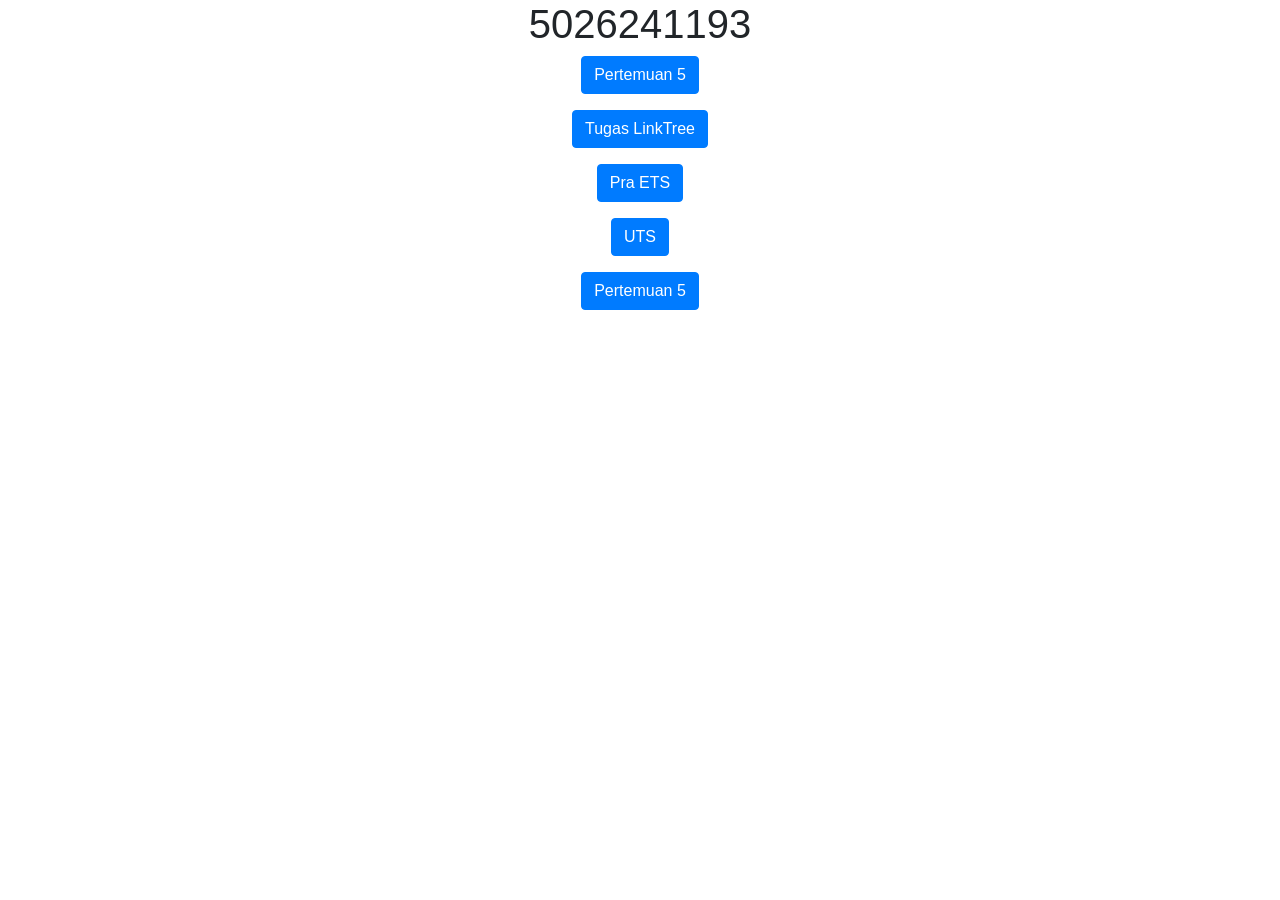
<file: index.html>
<!DOCTYPE html>
<html lang="en">

<head>
    <title>5026241193</title>
    <meta charset="utf-8">
    <meta name="viewport" content="width=device-width, initial-scale=1">
    <link rel="stylesheet" href="https://cdn.jsdelivr.net/npm/bootstrap@4.6.2/dist/css/bootstrap.min.css">
    <script src="https://cdn.jsdelivr.net/npm/jquery@3.7.1/dist/jquery.slim.min.js"></script>
    <script src="https://cdn.jsdelivr.net/npm/popper.js@1.16.1/dist/umd/popper.min.js"></script>
    <script src="https://cdn.jsdelivr.net/npm/bootstrap@4.6.2/dist/js/bootstrap.bundle.min.js"></script>
</head>

<body>

    <div class="container">
        <center>
            <h1>5026241193</h1>
            <p><a href="pertemuan5.html" target="_blank" class="btn btn-primary">Pertemuan 5</a></p>
            <p><a href="tugaslinktree.html" target="_blank" class="btn btn-primary">Tugas LinkTree</a></p>
            <p><a href="tugas_ets.html" target="_blank" class="btn btn-primary">Pra ETS</a></p>
            <p><a href="5026241193.html" target="_blank" class="btn btn-primary">UTS</a></p>
            <p><a href="" target="_blank" class="btn btn-primary">Pertemuan 5</a></p>
        </center>

    </div>

</body>

</html>
</file>
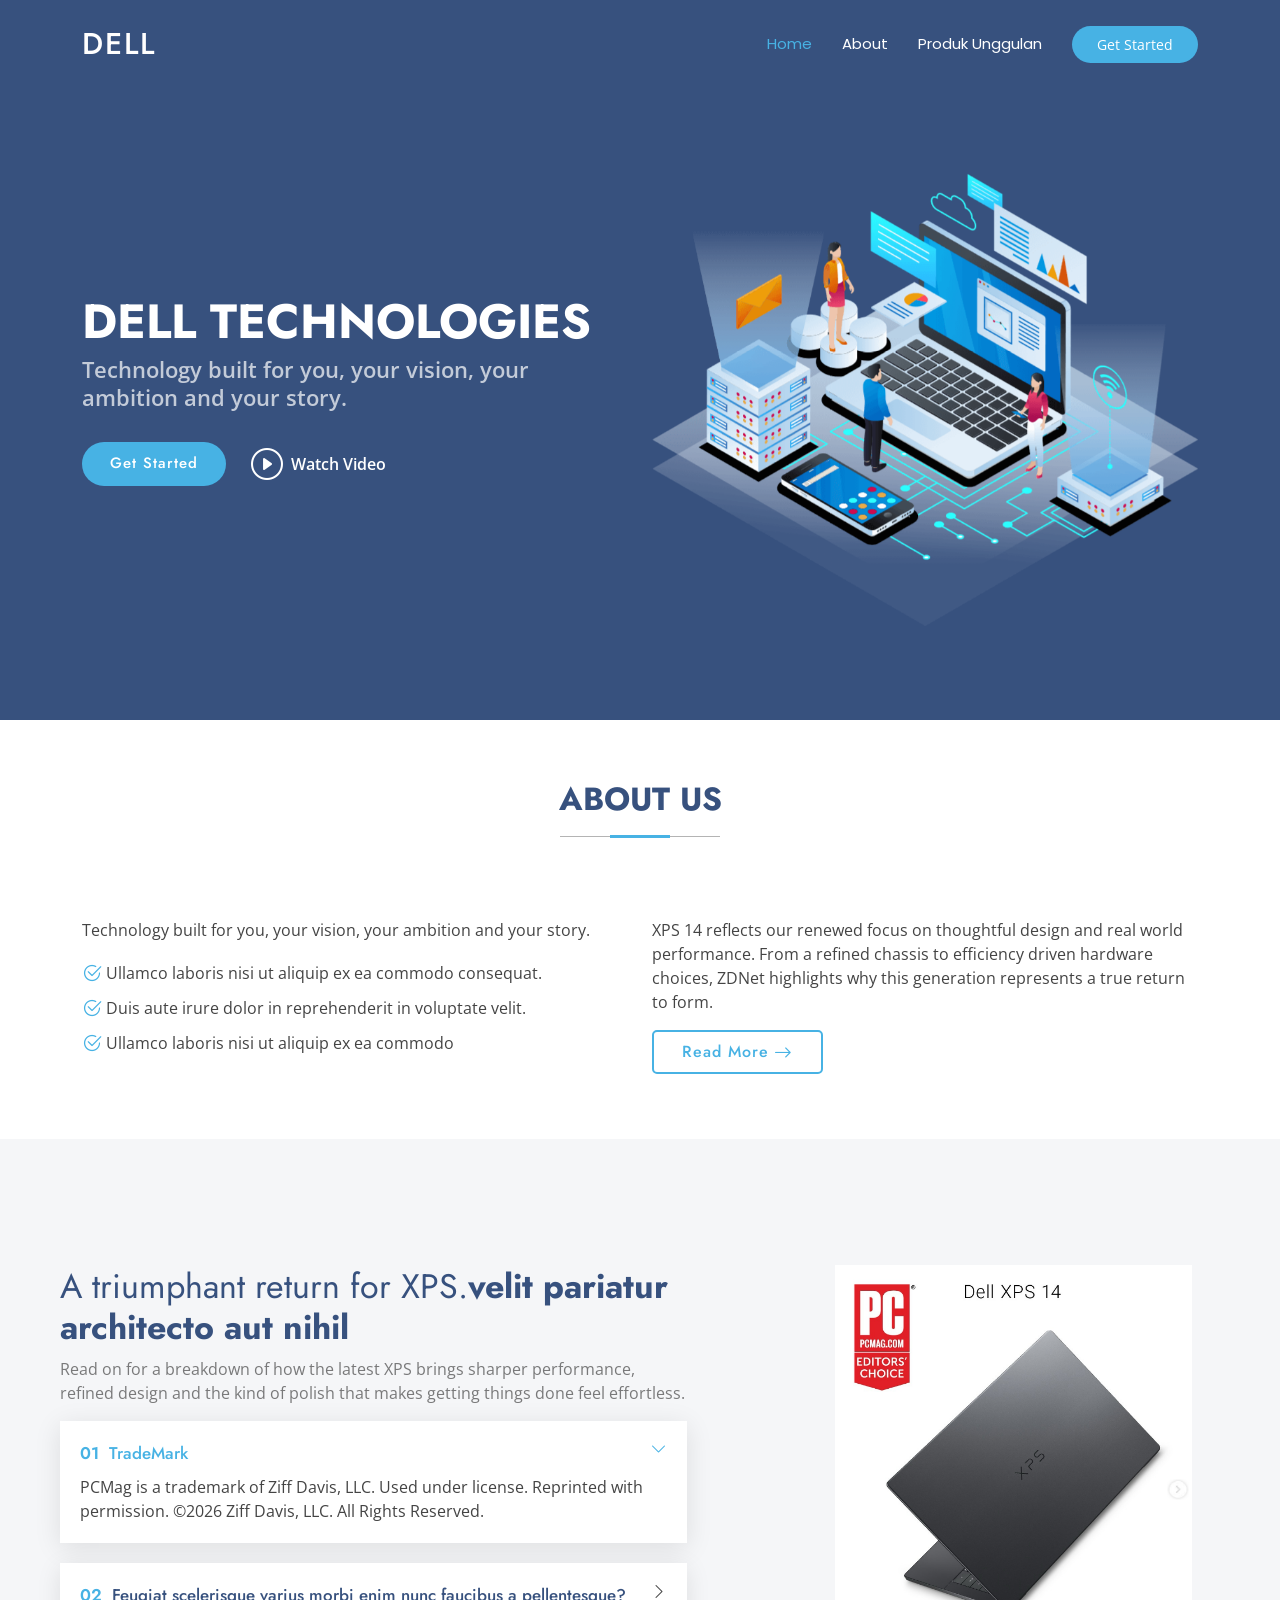
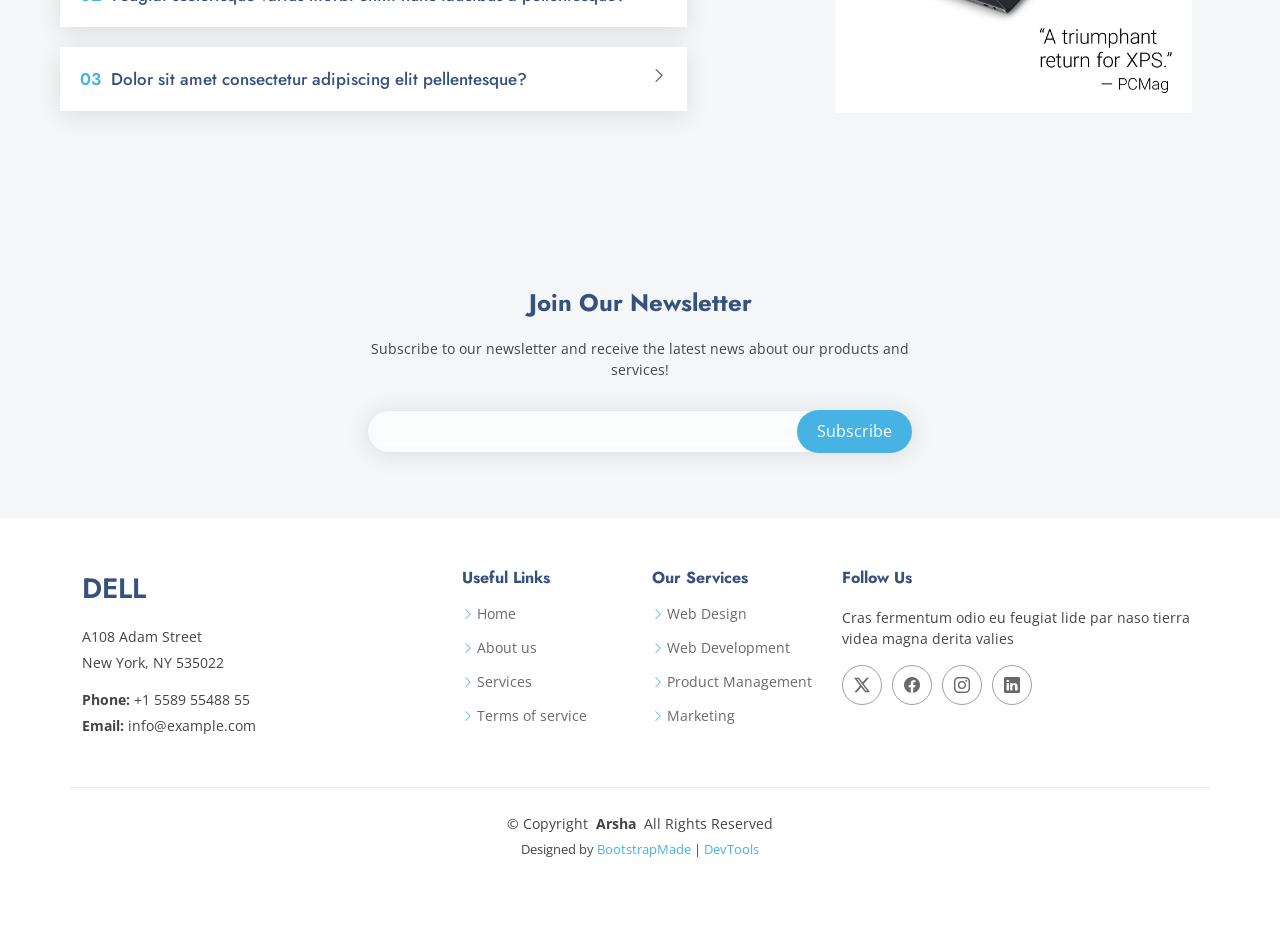
<file: pertemuan5.html>
<!DOCTYPE html>
<html lang="en">

<head>
    <meta charset="utf-8">
    <meta content="width=device-width, initial-scale=1.0" name="viewport">
    <title>Index - Arsha Bootstrap Template</title>
    <meta name="description" content="">
    <meta name="keywords" content="">

    <!-- Favicons -->
    <link href="assets/img/favicon.png" rel="icon">
    <link href="assets/img/apple-touch-icon.png" rel="apple-touch-icon">

    <!-- Fonts -->
    <link href="https://fonts.googleapis.com" rel="preconnect">
    <link href="https://fonts.gstatic.com" rel="preconnect" crossorigin>
    <link
        href="https://fonts.googleapis.com/css2?family=Open+Sans:ital,wght@0,300;0,400;0,500;0,600;0,700;0,800;1,300;1,400;1,500;1,600;1,700;1,800&family=Poppins:ital,wght@0,100;0,200;0,300;0,400;0,500;0,600;0,700;0,800;0,900;1,100;1,200;1,300;1,400;1,500;1,600;1,700;1,800;1,900&family=Jost:ital,wght@0,100;0,200;0,300;0,400;0,500;0,600;0,700;0,800;0,900;1,100;1,200;1,300;1,400;1,500;1,600;1,700;1,800;1,900&display=swap"
        rel="stylesheet">

    <!-- Vendor CSS Files -->
    <link href="assets/vendor/bootstrap/css/bootstrap.min.css" rel="stylesheet">
    <link href="assets/vendor/bootstrap-icons/bootstrap-icons.css" rel="stylesheet">
    <link href="assets/vendor/aos/aos.css" rel="stylesheet">
    <link href="assets/vendor/glightbox/css/glightbox.min.css" rel="stylesheet">
    <link href="assets/vendor/swiper/swiper-bundle.min.css" rel="stylesheet">

    <!-- Main CSS File -->
    <link href="assets/css/main.css" rel="stylesheet">

    <!-- =======================================================
  * Template Name: Arsha
  * Template URL: https://bootstrapmade.com/arsha-free-bootstrap-html-template-corporate/
  * Updated: Feb 22 2025 with Bootstrap v5.3.3
  * Author: BootstrapMade.com
  * License: https://bootstrapmade.com/license/
  ======================================================== -->
</head>

<body class="index-page">

    <header id="header" class="header d-flex align-items-center fixed-top">
        <div class="container-fluid container-xl position-relative d-flex align-items-center">

            <a href="index.html" class="logo d-flex align-items-center me-auto">
                <!-- Uncomment the line below if you also wish to use an image logo -->
                <!-- <img src="assets/img/logo.webp" alt=""> -->
                <h1 class="sitename">DELL</h1>
            </a>

            <nav id="navmenu" class="navmenu">
                <ul>
                    <li><a href="#hero" class="active">Home</a></li>
                    <li><a href="#about">About</a></li>
                    <li><a href="#produk-unggulan">Produk Unggulan</a></li>
                </ul>
                <i class="mobile-nav-toggle d-xl-none bi bi-list"></i>
            </nav>

            <a class="btn-getstarted" href="#about">Get Started</a>

        </div>
    </header>

    <main class="main">

        <!-- Hero Section -->
        <section id="hero" class="hero section dark-background">

            <div class="container">
                <div class="row gy-4">
                    <div class="col-lg-6 order-2 order-lg-1 d-flex flex-column justify-content-center"
                        data-aos="zoom-out">
                        <h1>DELL TECHNOLOGIES</h1>
                        <p>Technology built for you, your vision, your ambition and your story.</p>
                        <div class="d-flex">
                            <a href="#about" class="btn-get-started">Get Started</a>
                            <a href="https://www.youtube.com/watch?v=Y7f98aduVJ8"
                                class="glightbox btn-watch-video d-flex align-items-center"><i
                                    class="bi bi-play-circle"></i><span>Watch Video</span></a>
                        </div>
                    </div>
                    <div class="col-lg-6 order-1 order-lg-2 hero-img" data-aos="zoom-out" data-aos-delay="200">
                        <img src="assets/img/hero-img.png" class="img-fluid animated" alt="">
                    </div>
                </div>
            </div>

        </section><!-- /Hero Section -->


        <!-- About Section -->
        <section id="about" class="about section">

            <!-- Section Title -->
            <div class="container section-title" data-aos="fade-up">
                <h2>About Us</h2>
            </div><!-- End Section Title -->

            <div class="container">

                <div class="row gy-4">

                    <div class="col-lg-6 content" data-aos="fade-up" data-aos-delay="100">
                        <p>
                            Technology built for you, your vision, your ambition and your story.
                        </p>
                        <ul>
                            <li><i class="bi bi-check2-circle"></i> <span>Ullamco laboris nisi ut aliquip ex ea commodo
                                    consequat.</span></li>
                            <li><i class="bi bi-check2-circle"></i> <span>Duis aute irure dolor in reprehenderit in
                                    voluptate velit.</span></li>
                            <li><i class="bi bi-check2-circle"></i> <span>Ullamco laboris nisi ut aliquip ex ea
                                    commodo</span></li>
                        </ul>
                    </div>

                    <div class="col-lg-6" data-aos="fade-up" data-aos-delay="200">
                        <p>XPS 14 reflects our renewed focus on thoughtful design and real world performance. From a
                            refined chassis to efficiency driven hardware choices, ZDNet highlights why this generation
                            represents a true return to form.</p>
                        <a href="#" class="read-more"><span>Read More</span><i class="bi bi-arrow-right"></i></a>
                    </div>

                </div>

            </div>

        </section><!-- /About Section -->

        <!-- Produk unggulan Section -->
        <section id="produk-unggulan" class="section why-us light-background" data-builder="section">

            <div class="container-fluid">

                <div class="row gy-4">

                    <div class="col-lg-7 d-flex flex-column justify-content-center order-2 order-lg-1">

                        <div class="content px-xl-5" data-aos="fade-up" data-aos-delay="100">
                            <h3><span>A triumphant return for XPS.</span><strong>velit pariatur architecto aut
                                    nihil</strong></h3>
                            <p>
                                Read on for a breakdown of how the latest XPS brings sharper performance, refined design
                                and the kind of polish that makes getting things done feel effortless.
                            </p>
                        </div>

                        <div class="faq-container px-xl-5" data-aos="fade-up" data-aos-delay="200">

                            <div class="faq-item faq-active">

                                <h3><span>01</span> TradeMark</h3>
                                <div class="faq-content">
                                    <p>PCMag is a trademark of Ziff Davis, LLC. Used under license. Reprinted with
                                        permission. ©️2026 Ziff Davis, LLC. All Rights Reserved.</p>
                                </div>
                                <i class="faq-toggle bi bi-chevron-right"></i>
                            </div><!-- End Faq item-->

                            <div class="faq-item">
                                <h3><span>02</span> Feugiat scelerisque varius morbi enim nunc faucibus a pellentesque?
                                </h3>
                                <div class="faq-content">
                                    <p>Dolor sit amet consectetur adipiscing elit pellentesque habitant morbi. Id
                                        interdum velit laoreet id donec ultrices. Fringilla phasellus faucibus
                                        scelerisque eleifend donec pretium. Est pellentesque elit ullamcorper dignissim.
                                        Mauris ultrices eros in cursus turpis massa tincidunt dui.</p>
                                </div>
                                <i class="faq-toggle bi bi-chevron-right"></i>
                            </div><!-- End Faq item-->

                            <div class="faq-item">
                                <h3><span>03</span> Dolor sit amet consectetur adipiscing elit pellentesque?</h3>
                                <div class="faq-content">
                                    <p>Eleifend mi in nulla posuere sollicitudin aliquam ultrices sagittis orci.
                                        Faucibus pulvinar elementum integer enim. Sem nulla pharetra diam sit amet nisl
                                        suscipit. Rutrum tellus pellentesque eu tincidunt. Lectus urna duis convallis
                                        convallis tellus. Urna molestie at elementum eu facilisis sed odio morbi quis
                                    </p>
                                </div>
                                <i class="faq-toggle bi bi-chevron-right"></i>
                            </div><!-- End Faq item-->

                        </div>

                    </div>

                    <div class="col-lg-5 order-1 order-lg-2 why-us-img">
                        <img src="assets/img/laptopdell.png" class="img-fluid" alt="" data-aos="zoom-in"
                            data-aos-delay="100">
                    </div>
                </div>

            </div>

        </section><!-- /Produk Unggulan Section -->



    </main>

    <footer id="footer" class="footer">

        <div class="footer-newsletter">
            <div class="container">
                <div class="row justify-content-center text-center">
                    <div class="col-lg-6">
                        <h4>Join Our Newsletter</h4>
                        <p>Subscribe to our newsletter and receive the latest news about our products and services!</p>
                        <form action="forms/newsletter.php" method="post" class="php-email-form">
                            <div class="newsletter-form"><input type="email" name="email"><input type="submit"
                                    value="Subscribe"></div>
                            <div class="loading">Loading</div>
                            <div class="error-message"></div>
                            <div class="sent-message">Your subscription request has been sent. Thank you!</div>
                        </form>
                    </div>
                </div>
            </div>
        </div>

        <div class="container footer-top">
            <div class="row gy-4">
                <div class="col-lg-4 col-md-6 footer-about">
                    <a href="index.html" class="d-flex align-items-center">
                        <span class="sitename">DELL</span>
                    </a>
                    <div class="footer-contact pt-3">
                        <p>A108 Adam Street</p>
                        <p>New York, NY 535022</p>
                        <p class="mt-3"><strong>Phone:</strong> <span>+1 5589 55488 55</span></p>
                        <p><strong>Email:</strong> <span>info@example.com</span></p>
                    </div>
                </div>

                <div class="col-lg-2 col-md-3 footer-links">
                    <h4>Useful Links</h4>
                    <ul>
                        <li><i class="bi bi-chevron-right"></i> <a href="#">Home</a></li>
                        <li><i class="bi bi-chevron-right"></i> <a href="#">About us</a></li>
                        <li><i class="bi bi-chevron-right"></i> <a href="#">Services</a></li>
                        <li><i class="bi bi-chevron-right"></i> <a href="#">Terms of service</a></li>
                    </ul>
                </div>

                <div class="col-lg-2 col-md-3 footer-links">
                    <h4>Our Services</h4>
                    <ul>
                        <li><i class="bi bi-chevron-right"></i> <a href="#">Web Design</a></li>
                        <li><i class="bi bi-chevron-right"></i> <a href="#">Web Development</a></li>
                        <li><i class="bi bi-chevron-right"></i> <a href="#">Product Management</a></li>
                        <li><i class="bi bi-chevron-right"></i> <a href="#">Marketing</a></li>
                    </ul>
                </div>

                <div class="col-lg-4 col-md-12">
                    <h4>Follow Us</h4>
                    <p>Cras fermentum odio eu feugiat lide par naso tierra videa magna derita valies</p>
                    <div class="social-links d-flex">
                        <a href=""><i class="bi bi-twitter-x"></i></a>
                        <a href=""><i class="bi bi-facebook"></i></a>
                        <a href=""><i class="bi bi-instagram"></i></a>
                        <a href=""><i class="bi bi-linkedin"></i></a>
                    </div>
                </div>

            </div>
        </div>

        <div class="container copyright text-center mt-4">
            <p>© <span>Copyright</span> <strong class="px-1 sitename">Arsha</strong> <span>All Rights Reserved</span>
            </p>
            <div class="credits">
                <!-- All the links in the footer should remain intact. -->
                <!-- You can delete the links only if you've purchased the pro version. -->
                <!-- Licensing information: https://bootstrapmade.com/license/ -->
                <!-- Purchase the pro version with working PHP/AJAX contact form: [buy-url] -->
                Designed by <a href="https://bootstrapmade.com/">BootstrapMade</a> | <a
                    href="https://bootstrapmade.com/tools/">DevTools</a>
            </div>
        </div>

    </footer>

    <!-- Scroll Top -->
    <a href="#" id="scroll-top" class="scroll-top d-flex align-items-center justify-content-center"><i
            class="bi bi-arrow-up-short"></i></a>

    <!-- Preloader -->
    <div id="preloader"></div>

    <!-- Vendor JS Files -->
    <script src="assets/vendor/bootstrap/js/bootstrap.bundle.min.js"></script>
    <script src="assets/vendor/php-email-form/validate.js"></script>
    <script src="assets/vendor/aos/aos.js"></script>
    <script src="assets/vendor/glightbox/js/glightbox.min.js"></script>
    <script src="assets/vendor/swiper/swiper-bundle.min.js"></script>
    <script src="assets/vendor/waypoints/noframework.waypoints.js"></script>
    <script src="assets/vendor/imagesloaded/imagesloaded.pkgd.min.js"></script>
    <script src="assets/vendor/isotope-layout/isotope.pkgd.min.js"></script>

    <!-- Main JS File -->
    <script src="assets/js/main.js"></script>

</body>

</html>
</file>
<file: assets/css/main.css>
/**
* Template Name: Arsha
* Template URL: https://bootstrapmade.com/arsha-free-bootstrap-html-template-corporate/
* Updated: Feb 22 2025 with Bootstrap v5.3.3
* Author: BootstrapMade.com
* License: https://bootstrapmade.com/license/
*/

/*--------------------------------------------------------------
# Font & Color Variables
# Help: https://bootstrapmade.com/color-system/
--------------------------------------------------------------*/
/* Fonts */
:root {
  --default-font: "Open Sans",  system-ui, -apple-system, "Segoe UI", Roboto, "Helvetica Neue", Arial, "Noto Sans", "Liberation Sans", sans-serif, "Apple Color Emoji", "Segoe UI Emoji", "Segoe UI Symbol", "Noto Color Emoji";
  --heading-font: "Jost",  sans-serif;
  --nav-font: "Poppins",  sans-serif;
}

/* Global Colors - The following color variables are used throughout the website. Updating them here will change the color scheme of the entire website */
:root { 
  --background-color: #ffffff; /* Background color for the entire website, including individual sections */
  --default-color: #444444; /* Default color used for the majority of the text content across the entire website */
  --heading-color: #37517e; /* Color for headings, subheadings and title throughout the website */
  --accent-color: #47b2e4; /* Accent color that represents your brand on the website. It's used for buttons, links, and other elements that need to stand out */
  --surface-color: #ffffff; /* The surface color is used as a background of boxed elements within sections, such as cards, icon boxes, or other elements that require a visual separation from the global background. */
  --contrast-color: #ffffff; /* Contrast color for text, ensuring readability against backgrounds of accent, heading, or default colors. */
}

/* Nav Menu Colors - The following color variables are used specifically for the navigation menu. They are separate from the global colors to allow for more customization options */
:root {
  --nav-color: #ffffff;  /* The default color of the main navmenu links */
  --nav-hover-color: #47b2e4; /* Applied to main navmenu links when they are hovered over or active */
  --nav-mobile-background-color: #ffffff; /* Used as the background color for mobile navigation menu */
  --nav-dropdown-background-color: #ffffff; /* Used as the background color for dropdown items that appear when hovering over primary navigation items */
  --nav-dropdown-color: #444444; /* Used for navigation links of the dropdown items in the navigation menu. */
  --nav-dropdown-hover-color: #47b2e4; /* Similar to --nav-hover-color, this color is applied to dropdown navigation links when they are hovered over. */
}

/* Color Presets - These classes override global colors when applied to any section or element, providing reuse of the sam color scheme. */

.light-background {
  --background-color: #f5f6f8;
  --surface-color: #ffffff;
}

.dark-background {
  --background-color: #37517e;
  --default-color: #ffffff;
  --heading-color: #ffffff;
  --surface-color: #4668a2;
  --contrast-color: #ffffff;
}

/* Smooth scroll */
:root {
  scroll-behavior: smooth;
}

/*--------------------------------------------------------------
# General Styling & Shared Classes
--------------------------------------------------------------*/
body {
  color: var(--default-color);
  background-color: var(--background-color);
  font-family: var(--default-font);
}

a {
  color: var(--accent-color);
  text-decoration: none;
  transition: 0.3s;
}

a:hover {
  color: color-mix(in srgb, var(--accent-color), transparent 25%);
  text-decoration: none;
}

h1,
h2,
h3,
h4,
h5,
h6 {
  color: var(--heading-color);
  font-family: var(--heading-font);
}

/* PHP Email Form Messages
------------------------------*/
.php-email-form .error-message {
  display: none;
  background: #df1529;
  color: #ffffff;
  text-align: left;
  padding: 15px;
  margin-bottom: 24px;
  font-weight: 600;
}

.php-email-form .sent-message {
  display: none;
  color: #ffffff;
  background: #059652;
  text-align: center;
  padding: 15px;
  margin-bottom: 24px;
  font-weight: 600;
}

.php-email-form .loading {
  display: none;
  background: var(--surface-color);
  text-align: center;
  padding: 15px;
  margin-bottom: 24px;
}

.php-email-form .loading:before {
  content: "";
  display: inline-block;
  border-radius: 50%;
  width: 24px;
  height: 24px;
  margin: 0 10px -6px 0;
  border: 3px solid var(--accent-color);
  border-top-color: var(--surface-color);
  animation: php-email-form-loading 1s linear infinite;
}

@keyframes php-email-form-loading {
  0% {
    transform: rotate(0deg);
  }

  100% {
    transform: rotate(360deg);
  }
}

/*--------------------------------------------------------------
# Global Header
--------------------------------------------------------------*/
.header {
  --background-color: #3d4d6a;
  --heading-color: #ffffff;
  color: var(--default-color);
  background-color: var(--background-color);
  padding: 15px 0;
  transition: all 0.5s;
  z-index: 997;
}

.header .logo {
  line-height: 1;
}

.header .logo img {
  max-height: 36px;
  margin-right: 8px;
}

.header .logo h1 {
  font-size: 30px;
  margin: 0;
  font-weight: 500;
  color: var(--heading-color);
  letter-spacing: 2px;
  text-transform: uppercase;
}

.header .btn-getstarted,
.header .btn-getstarted:focus {
  color: var(--contrast-color);
  background: var(--accent-color);
  font-size: 14px;
  padding: 8px 25px;
  margin: 0 0 0 30px;
  border-radius: 50px;
  transition: 0.3s;
}

.header .btn-getstarted:hover,
.header .btn-getstarted:focus:hover {
  color: var(--contrast-color);
  background: color-mix(in srgb, var(--accent-color), transparent 15%);
}

@media (max-width: 1200px) {
  .header .logo {
    order: 1;
  }

  .header .btn-getstarted {
    order: 2;
    margin: 0 15px 0 0;
    padding: 6px 15px;
  }

  .header .navmenu {
    order: 3;
  }
}

/* Index Page Header
------------------------------*/
.index-page .header {
  --background-color: rgba(255, 255, 255, 0);
  --heading-color: #ffffff;
  --nav-color: #ffffff;
}

/* Index Page Header on Scroll
------------------------------*/
.index-page.scrolled .header {
  --background-color: rgba(40, 58, 90, 0.9);
}

/*--------------------------------------------------------------
# Navigation Menu
--------------------------------------------------------------*/
/* Desktop Navigation */
@media (min-width: 1200px) {
  .navmenu {
    padding: 0;
  }

  .navmenu ul {
    margin: 0;
    padding: 0;
    display: flex;
    list-style: none;
    align-items: center;
  }

  .navmenu li {
    position: relative;
  }

  .navmenu a,
  .navmenu a:focus {
    color: var(--nav-color);
    padding: 18px 15px;
    font-size: 15px;
    font-family: var(--nav-font);
    font-weight: 400;
    display: flex;
    align-items: center;
    justify-content: space-between;
    white-space: nowrap;
    transition: 0.3s;
  }

  .navmenu a i,
  .navmenu a:focus i {
    font-size: 12px;
    line-height: 0;
    margin-left: 5px;
    transition: 0.3s;
  }

  .navmenu li:last-child a {
    padding-right: 0;
  }

  .navmenu li:hover>a,
  .navmenu .active,
  .navmenu .active:focus {
    color: var(--nav-hover-color);
  }

  .navmenu .dropdown ul {
    margin: 0;
    padding: 10px 0;
    background: var(--nav-dropdown-background-color);
    display: block;
    position: absolute;
    visibility: hidden;
    left: 14px;
    top: 130%;
    opacity: 0;
    transition: 0.3s;
    border-radius: 4px;
    z-index: 99;
    box-shadow: 0px 0px 30px rgba(0, 0, 0, 0.1);
  }

  .navmenu .dropdown ul li {
    min-width: 200px;
  }

  .navmenu .dropdown ul a {
    padding: 10px 20px;
    font-size: 15px;
    text-transform: none;
    color: var(--nav-dropdown-color);
  }

  .navmenu .dropdown ul a i {
    font-size: 12px;
  }

  .navmenu .dropdown ul a:hover,
  .navmenu .dropdown ul .active:hover,
  .navmenu .dropdown ul li:hover>a {
    color: var(--nav-dropdown-hover-color);
  }

  .navmenu .dropdown:hover>ul {
    opacity: 1;
    top: 100%;
    visibility: visible;
  }

  .navmenu .dropdown .dropdown ul {
    top: 0;
    left: -90%;
    visibility: hidden;
  }

  .navmenu .dropdown .dropdown:hover>ul {
    opacity: 1;
    top: 0;
    left: -100%;
    visibility: visible;
  }

  .navmenu .megamenu {
    position: static;
  }

  .navmenu .megamenu ul {
    margin: 0;
    padding: 10px;
    background: var(--nav-dropdown-background-color);
    box-shadow: 0px 0px 20px rgba(0, 0, 0, 0.1);
    position: absolute;
    top: 130%;
    left: 0;
    right: 0;
    visibility: hidden;
    opacity: 0;
    display: flex;
    transition: 0.3s;
    border-radius: 4px;
    z-index: 99;
  }

  .navmenu .megamenu ul li {
    flex: 1;
  }

  .navmenu .megamenu ul li a,
  .navmenu .megamenu ul li:hover>a {
    padding: 10px 20px;
    font-size: 15px;
    color: var(--nav-dropdown-color);
  }

  .navmenu .megamenu ul li a:hover,
  .navmenu .megamenu ul li .active,
  .navmenu .megamenu ul li .active:hover {
    color: var(--nav-dropdown-hover-color);
  }

  .navmenu .megamenu:hover>ul {
    opacity: 1;
    top: 100%;
    visibility: visible;
  }

  .navmenu .dd-box-shadow {
    box-shadow: 0px 0px 30px rgba(0, 0, 0, 0.1);
  }
}

/* Mobile Navigation */
@media (max-width: 1199px) {
  .mobile-nav-toggle {
    color: var(--nav-color);
    font-size: 28px;
    line-height: 0;
    margin-right: 10px;
    cursor: pointer;
    transition: color 0.3s;
  }

  .navmenu {
    padding: 0;
    z-index: 9997;
  }

  .navmenu ul {
    display: none;
    list-style: none;
    position: absolute;
    inset: 60px 20px 20px 20px;
    padding: 10px 0;
    margin: 0;
    border-radius: 6px;
    background-color: var(--nav-mobile-background-color);
    overflow-y: auto;
    transition: 0.3s;
    z-index: 9998;
    box-shadow: 0px 0px 30px rgba(0, 0, 0, 0.1);
  }

  .navmenu a,
  .navmenu a:focus {
    color: var(--nav-dropdown-color);
    padding: 10px 20px;
    font-family: var(--nav-font);
    font-size: 17px;
    font-weight: 500;
    display: flex;
    align-items: center;
    justify-content: space-between;
    white-space: nowrap;
    transition: 0.3s;
  }

  .navmenu a i,
  .navmenu a:focus i {
    font-size: 12px;
    line-height: 0;
    margin-left: 5px;
    width: 30px;
    height: 30px;
    display: flex;
    align-items: center;
    justify-content: center;
    border-radius: 50%;
    transition: 0.3s;
    background-color: color-mix(in srgb, var(--accent-color), transparent 90%);
  }

  .navmenu a i:hover,
  .navmenu a:focus i:hover {
    background-color: var(--accent-color);
    color: var(--contrast-color);
  }

  .navmenu a:hover,
  .navmenu .active,
  .navmenu .active:focus {
    color: var(--nav-dropdown-hover-color);
  }

  .navmenu .active i,
  .navmenu .active:focus i {
    background-color: var(--accent-color);
    color: var(--contrast-color);
    transform: rotate(180deg);
  }

  .navmenu .dropdown ul {
    position: static;
    display: none;
    z-index: 99;
    padding: 10px 0;
    margin: 10px 20px;
    background-color: var(--nav-dropdown-background-color);
    border: 1px solid color-mix(in srgb, var(--default-color), transparent 90%);
    box-shadow: none;
    transition: all 0.5s ease-in-out;
  }

  .navmenu .dropdown ul ul {
    background-color: rgba(33, 37, 41, 0.1);
  }

  .navmenu .dropdown>.dropdown-active {
    display: block;
    background-color: rgba(33, 37, 41, 0.03);
  }

  .mobile-nav-active {
    overflow: hidden;
  }

  .mobile-nav-active .mobile-nav-toggle {
    color: #fff;
    position: absolute;
    font-size: 32px;
    top: 15px;
    right: 15px;
    margin-right: 0;
    z-index: 9999;
  }

  .mobile-nav-active .navmenu {
    position: fixed;
    overflow: hidden;
    inset: 0;
    background: rgba(33, 37, 41, 0.8);
    transition: 0.3s;
  }

  .mobile-nav-active .navmenu>ul {
    display: block;
  }
}

/*--------------------------------------------------------------
# Global Footer
--------------------------------------------------------------*/
.footer {
  color: var(--default-color);
  background-color: var(--background-color);
  font-size: 14px;
  padding-bottom: 50px;
  position: relative;
}

.footer .footer-newsletter {
  background-color: color-mix(in srgb, var(--heading-color), transparent 95%);
  padding: 50px 0;
}

.footer .footer-newsletter h4 {
  font-size: 24px;
}

.footer .footer-newsletter .newsletter-form {
  margin-top: 30px;
  margin-bottom: 15px;
  padding: 6px 8px;
  position: relative;
  background-color: color-mix(in srgb, var(--background-color), transparent 50%);
  border: 1px solid color-mix(in srgb, var(--default-color), transparent 90%);
  box-shadow: 0px 2px 25px rgba(0, 0, 0, 0.1);
  display: flex;
  transition: 0.3s;
  border-radius: 50px;
}

.footer .footer-newsletter .newsletter-form:focus-within {
  border-color: var(--accent-color);
}

.footer .footer-newsletter .newsletter-form input[type=email] {
  border: 0;
  padding: 4px;
  width: 100%;
  background-color: color-mix(in srgb, var(--background-color), transparent 50%);
  color: var(--default-color);
}

.footer .footer-newsletter .newsletter-form input[type=email]:focus-visible {
  outline: none;
}

.footer .footer-newsletter .newsletter-form input[type=submit] {
  border: 0;
  font-size: 16px;
  padding: 0 20px;
  margin: -7px -8px -7px 0;
  background: var(--accent-color);
  color: var(--contrast-color);
  transition: 0.3s;
  border-radius: 50px;
}

.footer .footer-newsletter .newsletter-form input[type=submit]:hover {
  background: color-mix(in srgb, var(--accent-color), transparent 20%);
}

.footer .footer-top {
  padding-top: 50px;
}

.footer .social-links a {
  display: flex;
  align-items: center;
  justify-content: center;
  width: 40px;
  height: 40px;
  border-radius: 50%;
  border: 1px solid color-mix(in srgb, var(--default-color), transparent 50%);
  font-size: 16px;
  color: color-mix(in srgb, var(--default-color), transparent 20%);
  margin-right: 10px;
  transition: 0.3s;
}

.footer .social-links a:hover {
  color: var(--accent-color);
  border-color: var(--accent-color);
}

.footer h4 {
  font-size: 16px;
  font-weight: bold;
  position: relative;
  padding-bottom: 12px;
}

.footer .footer-links {
  margin-bottom: 30px;
}

.footer .footer-links ul {
  list-style: none;
  padding: 0;
  margin: 0;
}

.footer .footer-links ul i {
  margin-right: 3px;
  font-size: 12px;
  line-height: 0;
  color: var(--accent-color);
}

.footer .footer-links ul li {
  padding: 10px 0;
  display: flex;
  align-items: center;
}

.footer .footer-links ul li:first-child {
  padding-top: 0;
}

.footer .footer-links ul a {
  display: inline-block;
  color: color-mix(in srgb, var(--default-color), transparent 20%);
  line-height: 1;
}

.footer .footer-links ul a:hover {
  color: var(--accent-color);
}

.footer .footer-about a {
  color: var(--heading-color);
  font-size: 28px;
  font-weight: 600;
  text-transform: uppercase;
  font-family: var(--heading-font);
}

.footer .footer-contact p {
  margin-bottom: 5px;
}

.footer .copyright {
  padding-top: 25px;
  padding-bottom: 25px;
  border-top: 1px solid color-mix(in srgb, var(--default-color), transparent 90%);
}

.footer .copyright p {
  margin-bottom: 0;
}

.footer .credits {
  margin-top: 6px;
  font-size: 13px;
}

/*--------------------------------------------------------------
# Preloader
--------------------------------------------------------------*/
#preloader {
  position: fixed;
  inset: 0;
  z-index: 999999;
  overflow: hidden;
  background: var(--background-color);
  transition: all 0.6s ease-out;
}

#preloader:before {
  content: "";
  position: fixed;
  top: calc(50% - 30px);
  left: calc(50% - 30px);
  border: 6px solid #ffffff;
  border-color: var(--accent-color) transparent var(--accent-color) transparent;
  border-radius: 50%;
  width: 60px;
  height: 60px;
  animation: animate-preloader 1.5s linear infinite;
}

@keyframes animate-preloader {
  0% {
    transform: rotate(0deg);
  }

  100% {
    transform: rotate(360deg);
  }
}

/*--------------------------------------------------------------
# Scroll Top Button
--------------------------------------------------------------*/
.scroll-top {
  position: fixed;
  visibility: hidden;
  opacity: 0;
  right: 15px;
  bottom: -15px;
  z-index: 99999;
  background-color: var(--accent-color);
  width: 44px;
  height: 44px;
  border-radius: 50px;
  transition: all 0.4s;
}

.scroll-top i {
  font-size: 24px;
  color: var(--contrast-color);
  line-height: 0;
}

.scroll-top:hover {
  background-color: color-mix(in srgb, var(--accent-color), transparent 20%);
  color: var(--contrast-color);
}

.scroll-top.active {
  visibility: visible;
  opacity: 1;
  bottom: 15px;
}

/*--------------------------------------------------------------
# Disable aos animation delay on mobile devices
--------------------------------------------------------------*/
@media screen and (max-width: 768px) {
  [data-aos-delay] {
    transition-delay: 0 !important;
  }
}

/*--------------------------------------------------------------
# Global Page Titles & Breadcrumbs
--------------------------------------------------------------*/
.page-title {
  --background-color: color-mix(in srgb, var(--default-color), transparent 96%);
  color: var(--default-color);
  background-color: var(--background-color);
  padding: 20px 0;
  position: relative;
}

.page-title h1 {
  font-size: 28px;
  font-weight: 700;
  margin: 0;
}

.page-title .breadcrumbs ol {
  display: flex;
  flex-wrap: wrap;
  list-style: none;
  padding: 0 0 10px 0;
  margin: 0;
  font-size: 14px;
}

.page-title .breadcrumbs ol li+li {
  padding-left: 10px;
}

.page-title .breadcrumbs ol li+li::before {
  content: "/";
  display: inline-block;
  padding-right: 10px;
  color: color-mix(in srgb, var(--default-color), transparent 70%);
}

/*--------------------------------------------------------------
# Global Sections
--------------------------------------------------------------*/
section,
.section {
  color: var(--default-color);
  background-color: var(--background-color);
  padding: 60px 0;
  scroll-margin-top: 88px;
  overflow: clip;
}

@media (max-width: 1199px) {

  section,
  .section {
    scroll-margin-top: 66px;
  }
}

/*--------------------------------------------------------------
# Global Section Titles
--------------------------------------------------------------*/
.section-title {
  text-align: center;
  padding-bottom: 60px;
  position: relative;
}

.section-title h2 {
  font-size: 32px;
  font-weight: 700;
  margin-bottom: 20px;
  padding-bottom: 20px;
  text-transform: uppercase;
  position: relative;
}

.section-title h2:before {
  content: "";
  position: absolute;
  display: block;
  width: 160px;
  height: 1px;
  background: color-mix(in srgb, var(--default-color), transparent 60%);
  left: 0;
  right: 0;
  bottom: 1px;
  margin: auto;
}

.section-title h2::after {
  content: "";
  position: absolute;
  display: block;
  width: 60px;
  height: 3px;
  background: var(--accent-color);
  left: 0;
  right: 0;
  bottom: 0;
  margin: auto;
}

.section-title p {
  margin-bottom: 0;
}

/*--------------------------------------------------------------
# Hero Section
--------------------------------------------------------------*/
.hero {
  width: 100%;
  min-height: 80vh;
  position: relative;
  padding: 120px 0 60px 0;
  display: flex;
  align-items: center;
}

.hero h1 {
  margin: 0;
  font-size: 48px;
  font-weight: 700;
  line-height: 56px;
}

.hero p {
  color: color-mix(in srgb, var(--default-color), transparent 30%);
  margin: 5px 0 30px 0;
  font-size: 22px;
  line-height: 1.3;
  font-weight: 600;
}

.hero .btn-get-started {
  color: var(--contrast-color);
  background: var(--accent-color);
  font-family: var(--heading-font);
  font-weight: 500;
  font-size: 15px;
  letter-spacing: 1px;
  display: inline-block;
  padding: 10px 28px 12px 28px;
  border-radius: 50px;
  transition: 0.5s;
}

.hero .btn-get-started:hover {
  color: var(--contrast-color);
  background: color-mix(in srgb, var(--accent-color), transparent 15%);
}

.hero .btn-watch-video {
  font-size: 16px;
  transition: 0.5s;
  margin-left: 25px;
  color: var(--default-color);
  font-weight: 600;
}

.hero .btn-watch-video i {
  color: var(--contrast-color);
  font-size: 32px;
  transition: 0.3s;
  line-height: 0;
  margin-right: 8px;
}

.hero .btn-watch-video:hover {
  color: var(--accent-color);
}

.hero .btn-watch-video:hover i {
  color: color-mix(in srgb, var(--accent-color), transparent 15%);
}

.hero .animated {
  animation: up-down 2s ease-in-out infinite alternate-reverse both;
}

@media (max-width: 640px) {
  .hero h1 {
    font-size: 28px;
    line-height: 36px;
  }

  .hero p {
    font-size: 18px;
    line-height: 24px;
    margin-bottom: 30px;
  }

  .hero .btn-get-started,
  .hero .btn-watch-video {
    font-size: 13px;
  }
}

@keyframes up-down {
  0% {
    transform: translateY(10px);
  }

  100% {
    transform: translateY(-10px);
  }
}

/*--------------------------------------------------------------
# Clients Section
--------------------------------------------------------------*/
.clients {
  padding: 12px 0;
}

.clients .swiper {
  padding: 10px 0;
}

.clients .swiper-wrapper {
  height: auto;
}

.clients .swiper-slide img {
  transition: 0.3s;
  padding: 0 10px;
}

.clients .swiper-slide img:hover {
  transform: scale(1.1);
}

/*--------------------------------------------------------------
# About Section
--------------------------------------------------------------*/
.about ul {
  list-style: none;
  padding: 0;
}

.about ul li {
  padding-bottom: 5px;
  display: flex;
  align-items: center;
}

.about ul i {
  font-size: 20px;
  padding-right: 4px;
  color: var(--accent-color);
}

.about .read-more {
  color: var(--accent-color);
  font-family: var(--heading-font);
  font-weight: 500;
  font-size: 16px;
  letter-spacing: 1px;
  padding: 8px 28px;
  border-radius: 5px;
  transition: 0.3s;
  display: inline-flex;
  align-items: center;
  justify-content: center;
  border: 2px solid var(--accent-color);
}

.about .read-more i {
  font-size: 18px;
  margin-left: 5px;
  line-height: 0;
  transition: 0.3s;
}

.about .read-more:hover {
  background: var(--accent-color);
  color: var(--contrast-color);
}

.about .read-more:hover i {
  transform: translate(5px, 0);
}

/*--------------------------------------------------------------
# Why Us Section
--------------------------------------------------------------*/
.why-us {
  padding: 30px 0;
}

.why-us .content h3 {
  font-weight: 400;
  font-size: 34px;
}

.why-us .content p {
  color: color-mix(in srgb, var(--default-color), transparent 30%);
}

.why-us .faq-container .faq-item {
  background-color: var(--surface-color);
  position: relative;
  padding: 20px;
  margin-bottom: 20px;
  box-shadow: 0px 5px 25px 0px rgba(0, 0, 0, 0.1);
  overflow: hidden;
}

.why-us .faq-container .faq-item:last-child {
  margin-bottom: 0;
}

.why-us .faq-container .faq-item h3 {
  font-weight: 500;
  font-size: 17px;
  line-height: 24px;
  margin: 0 30px 0 0;
  transition: 0.3s;
  cursor: pointer;
}

.why-us .faq-container .faq-item h3 span {
  color: var(--accent-color);
  padding-right: 5px;
  font-weight: 600;
}

.why-us .faq-container .faq-item h3:hover {
  color: var(--accent-color);
}

.why-us .faq-container .faq-item .faq-content {
  display: grid;
  grid-template-rows: 0fr;
  transition: 0.3s ease-in-out;
  visibility: hidden;
  opacity: 0;
}

.why-us .faq-container .faq-item .faq-content p {
  margin-bottom: 0;
  overflow: hidden;
}

.why-us .faq-container .faq-item .faq-icon {
  position: absolute;
  top: 22px;
  left: 20px;
  font-size: 22px;
  line-height: 0;
  transition: 0.3s;
  color: var(--accent-color);
}

.why-us .faq-container .faq-item .faq-toggle {
  position: absolute;
  top: 20px;
  right: 20px;
  font-size: 16px;
  line-height: 0;
  transition: 0.3s;
  cursor: pointer;
}

.why-us .faq-container .faq-item .faq-toggle:hover {
  color: var(--accent-color);
}

.why-us .faq-container .faq-active h3 {
  color: var(--accent-color);
}

.why-us .faq-container .faq-active .faq-content {
  grid-template-rows: 1fr;
  visibility: visible;
  opacity: 1;
  padding-top: 10px;
}

.why-us .faq-container .faq-active .faq-toggle {
  transform: rotate(90deg);
  color: var(--accent-color);
}

.why-us .why-us-img {
  display: flex;
  align-items: center;
  justify-content: center;
}

.why-us .why-us-img img {
  max-height: 70%;
}

/*--------------------------------------------------------------
# Skills Section
--------------------------------------------------------------*/
.skills .content h3 {
  font-size: 2rem;
  font-weight: 700;
}

.skills .content p {
  color: color-mix(in srgb, var(--default-color), transparent 30%);
}

.skills .content p:last-child {
  margin-bottom: 0;
}

.skills .content ul {
  list-style: none;
  padding: 0;
}

.skills .content ul li {
  padding-bottom: 10px;
}

.skills .progress {
  height: 60px;
  display: block;
  background: none;
  border-radius: 0;
}

.skills .progress .skill {
  color: var(--default-color);
  padding: 0;
  margin: 0 0 6px 0;
  text-transform: uppercase;
  display: block;
  font-weight: 600;
  font-family: var(--heading-font);
}

.skills .progress .skill .val {
  float: right;
  font-style: normal;
}

.skills .progress-bar-wrap {
  background: color-mix(in srgb, var(--heading-color), transparent 90%);
  height: 10px;
}

.skills .progress-bar {
  width: 1px;
  height: 10px;
  transition: 0.9s;
  background-color: var(--heading-color);
}

/*--------------------------------------------------------------
# Services Section
--------------------------------------------------------------*/
.services .service-item {
  background-color: var(--surface-color);
  box-shadow: 0px 5px 90px 0px rgba(0, 0, 0, 0.1);
  padding: 50px 30px;
  transition: all ease-in-out 0.4s;
  height: 100%;
}

.services .service-item .icon {
  margin-bottom: 10px;
}

.services .service-item .icon i {
  color: var(--accent-color);
  font-size: 36px;
  transition: 0.3s;
}

.services .service-item h4 {
  font-weight: 700;
  margin-bottom: 15px;
  font-size: 20px;
}

.services .service-item h4 a {
  color: var(--heading-color);
  transition: ease-in-out 0.3s;
}

.services .service-item p {
  line-height: 24px;
  font-size: 14px;
  margin-bottom: 0;
}

.services .service-item:hover {
  transform: translateY(-10px);
}

.services .service-item:hover h4 a {
  color: var(--accent-color);
}

/*--------------------------------------------------------------
# Work Process Section
--------------------------------------------------------------*/
.work-process .steps-item {
  background: var(--surface-color);
  border-radius: 20px;
  height: 100%;
  transition: all 0.3s ease-in-out;
  box-shadow: 0 5px 20px color-mix(in srgb, var(--default-color), transparent 92%);
}

.work-process .steps-item .steps-image {
  border-radius: 20px 20px 0 0;
  overflow: hidden;
}

.work-process .steps-item:hover {
  transform: translateY(-10px);
  box-shadow: 0 15px 30px color-mix(in srgb, var(--accent-color), transparent 85%);
}

.work-process .steps-item:hover .steps-number {
  background: var(--accent-color);
  color: var(--contrast-color);
}

.work-process .steps-item:hover .steps-image img {
  transform: scale(1.1);
}

.work-process .steps-image {
  position: relative;
  height: 280px;
}

.work-process .steps-image img {
  width: 100%;
  height: 100%;
  object-fit: cover;
  transition: transform 0.6s ease;
}

.work-process .steps-content {
  position: relative;
  padding: 40px 30px 30px;
}

.work-process .steps-content .steps-number {
  position: absolute;
  left: 30px;
  top: -30px;
  width: 60px;
  height: 60px;
  background: var(--accent-color);
  color: var(--contrast-color);
  border-radius: 50%;
  font-family: var(--heading-font);
  font-size: 24px;
  font-weight: 700;
  display: flex;
  align-items: center;
  justify-content: center;
  transition: all 0.3s ease-in-out;
}

.work-process .steps-content h3 {
  font-size: 24px;
  font-weight: 700;
  margin-bottom: 15px;
}

.work-process .steps-content p {
  font-size: 15px;
  color: color-mix(in srgb, var(--default-color), transparent 20%);
  margin-bottom: 25px;
}

.work-process .steps-features .feature-item {
  display: flex;
  align-items: center;
  margin-bottom: 12px;
}

.work-process .steps-features .feature-item:last-child {
  margin-bottom: 0;
}

.work-process .steps-features .feature-item i {
  color: var(--accent-color);
  font-size: 18px;
  margin-right: 10px;
}

.work-process .steps-features .feature-item span {
  font-size: 14px;
  color: color-mix(in srgb, var(--default-color), transparent 15%);
}

@media (max-width: 1199px) {
  .work-process .steps-image {
    height: 240px;
  }

  .work-process .steps-content {
    padding: 35px 25px 25px;
  }

  .work-process .steps-content h3 {
    font-size: 22px;
  }
}

@media (max-width: 991px) {
  .work-process .steps-item {
    margin-bottom: 30px;
  }

  .work-process .steps-image {
    height: 220px;
  }

  .work-process .steps-content {
    padding: 30px 20px 20px;
  }

  .work-process .steps-content .steps-number {
    width: 50px;
    height: 50px;
    font-size: 20px;
    left: 25px;
    top: -25px;
  }

  .work-process .steps-content h3 {
    font-size: 20px;
    margin-bottom: 12px;
  }

  .work-process .steps-content p {
    font-size: 14px;
    margin-bottom: 20px;
  }
}

/*--------------------------------------------------------------
# Call To Action Section
--------------------------------------------------------------*/
.call-to-action {
  padding: 120px 0;
  position: relative;
  clip-path: inset(0);
}

.call-to-action img {
  position: fixed;
  top: 0;
  left: 0;
  display: block;
  width: 100%;
  height: 100%;
  object-fit: cover;
  z-index: 1;
}

.call-to-action:before {
  content: "";
  background: color-mix(in srgb, var(--background-color), transparent 35%);
  position: absolute;
  inset: 0;
  z-index: 2;
}

.call-to-action .container {
  position: relative;
  z-index: 3;
}

.call-to-action h3 {
  color: var(--default-color);
  font-size: 28px;
  font-weight: 700;
}

.call-to-action p {
  color: var(--default-color);
}

.call-to-action .cta-btn {
  font-family: var(--heading-font);
  font-weight: 500;
  font-size: 16px;
  letter-spacing: 1px;
  display: inline-block;
  padding: 12px 40px;
  border-radius: 50px;
  transition: 0.5s;
  margin: 10px;
  border: 2px solid var(--contrast-color);
  color: var(--contrast-color);
}

.call-to-action .cta-btn:hover {
  background: var(--accent-color);
  border: 2px solid var(--accent-color);
}

/*--------------------------------------------------------------
# Portfolio Section
--------------------------------------------------------------*/
.portfolio .portfolio-filters {
  padding: 0;
  margin: 0 auto 20px auto;
  list-style: none;
  text-align: center;
}

.portfolio .portfolio-filters li {
  cursor: pointer;
  display: inline-block;
  padding: 8px 20px 10px 20px;
  margin: 0;
  font-size: 15px;
  font-weight: 500;
  line-height: 1;
  margin-bottom: 5px;
  border-radius: 50px;
  transition: all 0.3s ease-in-out;
  font-family: var(--heading-font);
}

.portfolio .portfolio-filters li:hover,
.portfolio .portfolio-filters li.filter-active {
  color: var(--contrast-color);
  background-color: var(--accent-color);
}

.portfolio .portfolio-filters li:first-child {
  margin-left: 0;
}

.portfolio .portfolio-filters li:last-child {
  margin-right: 0;
}

@media (max-width: 575px) {
  .portfolio .portfolio-filters li {
    font-size: 14px;
    margin: 0 0 10px 0;
  }
}

.portfolio .portfolio-item {
  position: relative;
  overflow: hidden;
}

.portfolio .portfolio-item .portfolio-info {
  opacity: 0;
  position: absolute;
  left: 12px;
  right: 12px;
  bottom: -100%;
  z-index: 3;
  transition: all ease-in-out 0.5s;
  background: color-mix(in srgb, var(--background-color), transparent 10%);
  padding: 15px;
}

.portfolio .portfolio-item .portfolio-info h4 {
  font-size: 18px;
  font-weight: 600;
  padding-right: 50px;
}

.portfolio .portfolio-item .portfolio-info p {
  color: color-mix(in srgb, var(--default-color), transparent 30%);
  font-size: 14px;
  margin-bottom: 0;
  padding-right: 50px;
}

.portfolio .portfolio-item .portfolio-info .preview-link,
.portfolio .portfolio-item .portfolio-info .details-link {
  position: absolute;
  right: 50px;
  font-size: 24px;
  top: calc(50% - 14px);
  color: color-mix(in srgb, var(--default-color), transparent 30%);
  transition: 0.3s;
  line-height: 0;
}

.portfolio .portfolio-item .portfolio-info .preview-link:hover,
.portfolio .portfolio-item .portfolio-info .details-link:hover {
  color: var(--accent-color);
}

.portfolio .portfolio-item .portfolio-info .details-link {
  right: 14px;
  font-size: 28px;
}

.portfolio .portfolio-item:hover .portfolio-info {
  opacity: 1;
  bottom: 0;
}

/*--------------------------------------------------------------
# Team Section
--------------------------------------------------------------*/
.team .team-member {
  background-color: var(--surface-color);
  box-shadow: 0px 2px 15px rgba(0, 0, 0, 0.1);
  position: relative;
  border-radius: 5px;
  transition: 0.5s;
  padding: 30px;
  height: 100%;
}

@media (max-width: 468px) {
  .team .team-member {
    flex-direction: column;
    justify-content: center !important;
    align-items: center !important;
  }
}

.team .team-member .pic {
  overflow: hidden;
  width: 150px;
  border-radius: 50%;
  flex-shrink: 0;
}

.team .team-member .pic img {
  transition: ease-in-out 0.3s;
}

.team .team-member:hover {
  transform: translateY(-10px);
}

.team .team-member .member-info {
  padding-left: 30px;
}

@media (max-width: 468px) {
  .team .team-member .member-info {
    padding: 30px 0 0 0;
    text-align: center;
  }
}

.team .team-member h4 {
  font-weight: 700;
  margin-bottom: 5px;
  font-size: 20px;
}

.team .team-member span {
  display: block;
  font-size: 15px;
  padding-bottom: 10px;
  position: relative;
  font-weight: 500;
}

.team .team-member span::after {
  content: "";
  position: absolute;
  display: block;
  width: 50px;
  height: 1px;
  background: color-mix(in srgb, var(--default-color), transparent 85%);
  bottom: 0;
  left: 0;
}

@media (max-width: 468px) {
  .team .team-member span::after {
    left: calc(50% - 25px);
  }
}

.team .team-member p {
  margin: 10px 0 0 0;
  font-size: 14px;
}

.team .team-member .social {
  margin-top: 12px;
  display: flex;
  align-items: center;
  justify-content: start;
  width: 100%;
}

@media (max-width: 468px) {
  .team .team-member .social {
    justify-content: center;
  }
}

.team .team-member .social a {
  background: color-mix(in srgb, var(--default-color), transparent 94%);
  transition: ease-in-out 0.3s;
  display: flex;
  align-items: center;
  justify-content: center;
  border-radius: 50px;
  width: 36px;
  height: 36px;
}

.team .team-member .social a i {
  color: color-mix(in srgb, var(--default-color), transparent 20%);
  font-size: 16px;
  margin: 0 2px;
}

.team .team-member .social a:hover {
  background: var(--accent-color);
}

.team .team-member .social a:hover i {
  color: var(--contrast-color);
}

.team .team-member .social a+a {
  margin-left: 8px;
}

/*--------------------------------------------------------------
# Pricing Section
--------------------------------------------------------------*/
.pricing .pricing-item {
  background-color: var(--surface-color);
  box-shadow: 0 3px 20px -2px rgba(0, 0, 0, 0.1);
  border-top: 4px solid var(--background-color);
  padding: 60px 40px;
  height: 100%;
  border-radius: 5px;
}

.pricing h3 {
  font-weight: 600;
  margin-bottom: 15px;
  font-size: 20px;
}

.pricing h4 {
  color: var(--accent-color);
  font-size: 48px;
  font-weight: 400;
  font-family: var(--heading-font);
  margin-bottom: 0;
}

.pricing h4 sup {
  font-size: 28px;
}

.pricing h4 span {
  color: color-mix(in srgb, var(--default-color), transparent 50%);
  font-size: 18px;
}

.pricing ul {
  padding: 20px 0;
  list-style: none;
  color: color-mix(in srgb, var(--default-color), transparent 30%);
  text-align: left;
  line-height: 20px;
}

.pricing ul li {
  padding: 10px 0;
  display: flex;
  align-items: center;
}

.pricing ul i {
  color: #059652;
  font-size: 24px;
  padding-right: 3px;
}

.pricing ul .na {
  color: color-mix(in srgb, var(--default-color), transparent 60%);
}

.pricing ul .na i {
  color: color-mix(in srgb, var(--default-color), transparent 60%);
}

.pricing ul .na span {
  text-decoration: line-through;
}

.pricing .buy-btn {
  color: var(--accent-color);
  display: inline-block;
  padding: 8px 35px 10px 35px;
  border-radius: 50px;
  transition: none;
  font-size: 16px;
  font-weight: 500;
  font-family: var(--heading-font);
  transition: 0.3s;
  border: 1px solid var(--accent-color);
}

.pricing .buy-btn:hover {
  background: var(--accent-color);
  color: var(--contrast-color);
}

.pricing .featured {
  border-top-color: var(--accent-color);
}

.pricing .featured .buy-btn {
  background: var(--accent-color);
  color: var(--contrast-color);
}

@media (max-width: 992px) {
  .pricing .box {
    max-width: 60%;
    margin: 0 auto 30px auto;
  }
}

@media (max-width: 767px) {
  .pricing .box {
    max-width: 80%;
    margin: 0 auto 30px auto;
  }
}

@media (max-width: 420px) {
  .pricing .box {
    max-width: 100%;
    margin: 0 auto 30px auto;
  }
}

/*--------------------------------------------------------------
# Testimonials Section
--------------------------------------------------------------*/
.testimonials .section-header {
  margin-bottom: 40px;
}

.testimonials .testimonials-carousel,
.testimonials .testimonials-slider {
  overflow: hidden;
}

.testimonials .testimonial-item {
  text-align: center;
}

.testimonials .testimonial-item .testimonial-img {
  width: 120px;
  border-radius: 50%;
  border: 4px solid var(--background-color);
  margin: 0 auto;
}

.testimonials .testimonial-item h3 {
  font-size: 20px;
  font-weight: bold;
  margin: 10px 0 5px 0;
}

.testimonials .testimonial-item h4 {
  font-size: 14px;
  color: color-mix(in srgb, var(--default-color), transparent 40%);
  margin: 0 0 15px 0;
}

.testimonials .testimonial-item .stars {
  margin-bottom: 15px;
}

.testimonials .testimonial-item .stars i {
  color: #ffc107;
  margin: 0 1px;
}

.testimonials .testimonial-item .quote-icon-left,
.testimonials .testimonial-item .quote-icon-right {
  color: color-mix(in srgb, var(--accent-color), transparent 50%);
  font-size: 26px;
  line-height: 0;
}

.testimonials .testimonial-item .quote-icon-left {
  display: inline-block;
  left: -5px;
  position: relative;
}

.testimonials .testimonial-item .quote-icon-right {
  display: inline-block;
  right: -5px;
  position: relative;
  top: 10px;
  transform: scale(-1, -1);
}

.testimonials .testimonial-item p {
  font-style: italic;
  margin: 0 auto 15px auto;
}

.testimonials .swiper-wrapper {
  height: auto;
}

.testimonials .swiper-pagination {
  margin-top: 20px;
  position: relative;
}

.testimonials .swiper-pagination .swiper-pagination-bullet {
  width: 12px;
  height: 12px;
  opacity: 1;
  background-color: color-mix(in srgb, var(--default-color), transparent 85%);
}

.testimonials .swiper-pagination .swiper-pagination-bullet-active {
  background-color: var(--accent-color);
}

@media (min-width: 992px) {
  .testimonials .testimonial-item p {
    width: 80%;
  }
}

/*--------------------------------------------------------------
# Faq 2 Section
--------------------------------------------------------------*/
.faq-2 .faq-container {
  margin-top: 15px;
}

.faq-2 .faq-container .faq-item {
  background-color: var(--surface-color);
  position: relative;
  padding: 20px;
  margin-bottom: 20px;
  overflow: hidden;
}

.faq-2 .faq-container .faq-item:last-child {
  margin-bottom: 0;
}

.faq-2 .faq-container .faq-item h3 {
  font-weight: 600;
  font-size: 18px;
  line-height: 24px;
  margin: 0 30px 0 32px;
  transition: 0.3s;
  cursor: pointer;
}

.faq-2 .faq-container .faq-item h3 span {
  color: var(--accent-color);
  padding-right: 5px;
}

.faq-2 .faq-container .faq-item h3:hover {
  color: var(--accent-color);
}

.faq-2 .faq-container .faq-item .faq-content {
  display: grid;
  grid-template-rows: 0fr;
  transition: 0.3s ease-in-out;
  visibility: hidden;
  opacity: 0;
}

.faq-2 .faq-container .faq-item .faq-content p {
  margin-bottom: 0;
  overflow: hidden;
}

.faq-2 .faq-container .faq-item .faq-icon {
  position: absolute;
  top: 22px;
  left: 20px;
  font-size: 20px;
  line-height: 0;
  transition: 0.3s;
  color: var(--accent-color);
}

.faq-2 .faq-container .faq-item .faq-toggle {
  position: absolute;
  top: 20px;
  right: 20px;
  font-size: 16px;
  line-height: 0;
  transition: 0.3s;
  cursor: pointer;
}

.faq-2 .faq-container .faq-item .faq-toggle:hover {
  color: var(--accent-color);
}

.faq-2 .faq-container .faq-active h3 {
  color: var(--accent-color);
}

.faq-2 .faq-container .faq-active .faq-content {
  grid-template-rows: 1fr;
  visibility: visible;
  opacity: 1;
  padding-top: 10px;
}

.faq-2 .faq-container .faq-active .faq-toggle {
  transform: rotate(90deg);
  color: var(--accent-color);
}

/*--------------------------------------------------------------
# Subscribe Section
--------------------------------------------------------------*/
.subscribe .container {
  padding: 80px 80px 0 80px;
  background: color-mix(in srgb, var(--default-color), transparent 96%);
  border-radius: 15px;
}

@media (max-width: 992px) {
  .subscribe .container {
    padding: 60px 60px 0 60px;
  }
}

@media (max-width: 575px) {
  .subscribe .container {
    padding: 25px 15px 0 15px;
    border-radius: 0;
  }
}

.subscribe .cta-content h2 {
  font-size: 2.5rem;
  font-weight: 700;
  margin-bottom: 1rem;
}

.subscribe .cta-content p {
  font-size: 1.1rem;
  margin-bottom: 2rem;
}

.subscribe .cta-form .form-control {
  height: 50px;
  border-radius: 25px 0 0 25px;
  border: 1px solid var(--accent-color);
  padding-left: 20px;
}

.subscribe .cta-form .form-control:focus {
  box-shadow: none;
  border-color: var(--accent-color);
}

.subscribe .cta-form .btn {
  height: 50px;
  border-radius: 0 25px 25px 0;
  background-color: var(--accent-color);
  border-color: var(--accent-color);
  color: var(--contrast-color);
  padding: 0 30px;
  font-weight: 600;
  transition: all 0.3s ease;
}

.subscribe .cta-form .btn:hover {
  background-color: color-mix(in srgb, var(--accent-color), black 10%);
  border-color: color-mix(in srgb, var(--accent-color), black 10%);
}

@media (max-width: 575px) {
  .subscribe .cta-form .btn {
    padding: 0 15px;
  }
}

@media (max-width: 991px) {
  .subscribe .cta-content {
    text-align: center;
    margin-bottom: 2rem;
  }

  .subscribe .cta-image {
    text-align: center;
  }
}

/*--------------------------------------------------------------
# Recent Blog Postst Section
--------------------------------------------------------------*/
.recent-blog-postst .post-item {
  background: var(--surface-color);
  box-shadow: 0px 2px 20px rgba(0, 0, 0, 0.1);
  transition: 0.3s;
}

.recent-blog-postst .post-item .post-img img {
  transition: 0.5s;
}

.recent-blog-postst .post-item .post-date {
  position: absolute;
  right: 0;
  bottom: 0;
  background-color: var(--accent-color);
  color: var(--contrast-color);
  text-transform: uppercase;
  font-size: 13px;
  padding: 6px 12px;
  font-weight: 500;
}

.recent-blog-postst .post-item .post-content {
  padding: 30px;
}

.recent-blog-postst .post-item .post-title {
  color: var(--heading-color);
  font-size: 20px;
  font-weight: 700;
  transition: 0.3s;
  margin-bottom: 15px;
}

.recent-blog-postst .post-item .meta i {
  font-size: 16px;
  color: var(--accent-color);
}

.recent-blog-postst .post-item .meta span {
  font-size: 15px;
  color: color-mix(in srgb, var(--default-color), transparent 50%);
}

.recent-blog-postst .post-item hr {
  color: color-mix(in srgb, var(--default-color), transparent 80%);
  margin: 20px 0;
}

.recent-blog-postst .post-item .readmore {
  display: flex;
  align-items: center;
  font-weight: 600;
  line-height: 1;
  transition: 0.3s;
  color: color-mix(in srgb, var(--default-color), transparent 40%);
}

.recent-blog-postst .post-item .readmore i {
  line-height: 0;
  margin-left: 6px;
  font-size: 16px;
}

.recent-blog-postst .post-item:hover .post-title,
.recent-blog-postst .post-item:hover .readmore {
  color: var(--accent-color);
}

.recent-blog-postst .post-item:hover .post-img img {
  transform: scale(1.1);
}

/*--------------------------------------------------------------
# Contact Section
--------------------------------------------------------------*/
.contact .info-wrap {
  background-color: var(--surface-color);
  box-shadow: 0px 0px 20px rgba(0, 0, 0, 0.1);
  border-top: 3px solid var(--accent-color);
  border-bottom: 3px solid var(--accent-color);
  padding: 30px;
  height: 100%;
}

@media (max-width: 575px) {
  .contact .info-wrap {
    padding: 20px;
  }
}

.contact .info-item {
  margin-bottom: 40px;
}

.contact .info-item i {
  font-size: 20px;
  color: var(--accent-color);
  background: color-mix(in srgb, var(--accent-color), transparent 92%);
  width: 44px;
  height: 44px;
  display: flex;
  justify-content: center;
  align-items: center;
  border-radius: 50px;
  transition: all 0.3s ease-in-out;
  margin-right: 15px;
}

.contact .info-item h3 {
  padding: 0;
  font-size: 18px;
  font-weight: 700;
  margin-bottom: 5px;
}

.contact .info-item p {
  padding: 0;
  margin-bottom: 0;
  font-size: 14px;
}

.contact .info-item:hover i {
  background: var(--accent-color);
  color: var(--contrast-color);
}

.contact .php-email-form {
  background-color: var(--surface-color);
  height: 100%;
  padding: 30px;
  border-top: 3px solid var(--accent-color);
  border-bottom: 3px solid var(--accent-color);
  box-shadow: 0px 0px 20px rgba(0, 0, 0, 0.1);
}

@media (max-width: 575px) {
  .contact .php-email-form {
    padding: 20px;
  }
}

.contact .php-email-form input[type=text],
.contact .php-email-form input[type=email],
.contact .php-email-form textarea {
  font-size: 14px;
  padding: 10px 15px;
  box-shadow: none;
  border-radius: 0;
  color: var(--default-color);
  background-color: color-mix(in srgb, var(--background-color), transparent 50%);
  border-color: color-mix(in srgb, var(--default-color), transparent 80%);
}

.contact .php-email-form input[type=text]:focus,
.contact .php-email-form input[type=email]:focus,
.contact .php-email-form textarea:focus {
  border-color: var(--accent-color);
}

.contact .php-email-form input[type=text]::placeholder,
.contact .php-email-form input[type=email]::placeholder,
.contact .php-email-form textarea::placeholder {
  color: color-mix(in srgb, var(--default-color), transparent 70%);
}

.contact .php-email-form button[type=submit] {
  color: var(--contrast-color);
  background: var(--accent-color);
  border: 0;
  padding: 10px 30px;
  transition: 0.4s;
  border-radius: 50px;
}

.contact .php-email-form button[type=submit]:hover {
  background: color-mix(in srgb, var(--accent-color), transparent 25%);
}

/*--------------------------------------------------------------
# Portfolio Details Section
--------------------------------------------------------------*/
.portfolio-details .portfolio-details-slider img {
  width: 100%;
}

.portfolio-details .portfolio-details-slider .swiper-pagination {
  margin-top: 20px;
  position: relative;
}

.portfolio-details .portfolio-details-slider .swiper-pagination .swiper-pagination-bullet {
  width: 12px;
  height: 12px;
  background-color: color-mix(in srgb, var(--default-color), transparent 85%);
  opacity: 1;
}

.portfolio-details .portfolio-details-slider .swiper-pagination .swiper-pagination-bullet-active {
  background-color: var(--accent-color);
}

.portfolio-details .portfolio-info {
  background-color: var(--surface-color);
  padding: 30px;
  box-shadow: 0px 0 30px rgba(0, 0, 0, 0.1);
}

.portfolio-details .portfolio-info h3 {
  font-size: 22px;
  font-weight: 700;
  margin-bottom: 20px;
  padding-bottom: 20px;
  border-bottom: 1px solid color-mix(in srgb, var(--default-color), transparent 85%);
}

.portfolio-details .portfolio-info ul {
  list-style: none;
  padding: 0;
  font-size: 15px;
}

.portfolio-details .portfolio-info ul li+li {
  margin-top: 10px;
}

.portfolio-details .portfolio-description {
  padding-top: 30px;
}

.portfolio-details .portfolio-description h2 {
  font-size: 26px;
  font-weight: 700;
  margin-bottom: 20px;
}

.portfolio-details .portfolio-description p {
  padding: 0;
  color: color-mix(in srgb, var(--default-color), transparent 30%);
}

/*--------------------------------------------------------------
# Service Details Section
--------------------------------------------------------------*/
.service-details .services-list {
  background-color: var(--surface-color);
  padding: 10px 30px;
  border: 1px solid color-mix(in srgb, var(--default-color), transparent 90%);
  margin-bottom: 20px;
}

.service-details .services-list a {
  display: block;
  line-height: 1;
  padding: 8px 0 8px 15px;
  border-left: 3px solid color-mix(in srgb, var(--default-color), transparent 70%);
  margin: 20px 0;
  color: color-mix(in srgb, var(--default-color), transparent 20%);
  transition: 0.3s;
}

.service-details .services-list a.active {
  color: var(--heading-color);
  font-weight: 700;
  border-color: var(--accent-color);
}

.service-details .services-list a:hover {
  border-color: var(--accent-color);
}

.service-details .services-img {
  margin-bottom: 20px;
}

.service-details h3 {
  font-size: 26px;
  font-weight: 700;
}

.service-details h4 {
  font-size: 20px;
  font-weight: 700;
}

.service-details p {
  font-size: 15px;
}

.service-details ul {
  list-style: none;
  padding: 0;
  font-size: 15px;
}

.service-details ul li {
  padding: 5px 0;
  display: flex;
  align-items: center;
}

.service-details ul i {
  font-size: 20px;
  margin-right: 8px;
  color: var(--accent-color);
}

/*--------------------------------------------------------------
# Blog Posts Section
--------------------------------------------------------------*/
.blog-posts article {
  background-color: var(--surface-color);
  box-shadow: 0 4px 16px rgba(0, 0, 0, 0.1);
  padding: 30px;
  height: 100%;
}

.blog-posts .post-img {
  max-height: 440px;
  margin: -30px -30px 0 -30px;
  overflow: hidden;
}

.blog-posts .title {
  font-size: 24px;
  font-weight: 700;
  padding: 0;
  margin: 30px 0;
}

.blog-posts .title a {
  color: var(--heading-color);
  transition: 0.3s;
}

.blog-posts .title a:hover {
  color: var(--accent-color);
}

.blog-posts .meta-top {
  margin-top: 20px;
  color: color-mix(in srgb, var(--default-color), transparent 40%);
}

.blog-posts .meta-top ul {
  display: flex;
  flex-wrap: wrap;
  list-style: none;
  align-items: center;
  padding: 0;
  margin: 0;
}

.blog-posts .meta-top ul li+li {
  padding-left: 20px;
}

.blog-posts .meta-top i {
  font-size: 16px;
  margin-right: 8px;
  line-height: 0;
  color: color-mix(in srgb, var(--default-color), transparent 20%);
}

.blog-posts .meta-top a {
  color: color-mix(in srgb, var(--default-color), transparent 40%);
  font-size: 14px;
  display: inline-block;
  line-height: 1;
}

.blog-posts .content {
  margin-top: 20px;
}

.blog-posts .content .read-more {
  text-align: right;
}

.blog-posts .content .read-more a {
  background: var(--accent-color);
  color: var(--contrast-color);
  display: inline-block;
  padding: 8px 30px;
  transition: 0.3s;
  font-size: 14px;
  border-radius: 4px;
}

.blog-posts .content .read-more a:hover {
  background: color-mix(in srgb, var(--accent-color), transparent 20%);
}

/*--------------------------------------------------------------
# Pagination 2 Section
--------------------------------------------------------------*/
.pagination-2 {
  padding-top: 0;
  color: color-mix(in srgb, var(--default-color), transparent 40%);
}

.pagination-2 ul {
  display: flex;
  padding: 0;
  margin: 0;
  list-style: none;
}

.pagination-2 li {
  margin: 0 5px;
  transition: 0.3s;
}

.pagination-2 li a {
  color: color-mix(in srgb, var(--default-color), transparent 40%);
  padding: 7px 16px;
  display: flex;
  align-items: center;
  justify-content: center;
}

.pagination-2 li a.active,
.pagination-2 li a:hover {
  background: var(--accent-color);
  color: var(--contrast-color);
}

.pagination-2 li a.active a,
.pagination-2 li a:hover a {
  color: var(--contrast-color);
}

/*--------------------------------------------------------------
# Blog Details Section
--------------------------------------------------------------*/
.blog-details {
  max-width: 1000px;
  margin: 0 auto;
}

.blog-details .hero-img {
  position: relative;
  width: 100%;
  height: 500px;
  margin: 0 auto 3rem;
  border-radius: 16px;
  overflow: hidden;
}

.blog-details .hero-img img {
  width: 100%;
  height: 100%;
  object-fit: cover;
}

.blog-details .hero-img .meta-overlay {
  position: absolute;
  bottom: 0;
  left: 0;
  right: 0;
  padding: 2rem;
  background: linear-gradient(to top, rgba(0, 0, 0, 0.7), transparent);
}

.blog-details .hero-img .meta-overlay .meta-categories .category {
  color: var(--contrast-color);
  background-color: var(--accent-color);
  padding: 0.4rem 1rem;
  border-radius: 30px;
  font-size: 0.9rem;
  text-decoration: none;
  transition: all 0.3s ease;
}

.blog-details .hero-img .meta-overlay .meta-categories .category:hover {
  background-color: color-mix(in srgb, var(--accent-color), transparent 15%);
}

.blog-details .hero-img .meta-overlay .meta-categories .divider {
  color: var(--contrast-color);
  margin: 0 0.75rem;
}

.blog-details .hero-img .meta-overlay .meta-categories .reading-time {
  color: var(--contrast-color);
  font-size: 0.9rem;
}

.blog-details .hero-img .meta-overlay .meta-categories .reading-time i {
  margin-right: 0.3rem;
}

@media (max-width: 768px) {
  .blog-details .hero-img {
    height: 350px;
    margin-top: -30px;
    margin-bottom: 2rem;
  }
}

.blog-details .article-content {
  padding: 0 1rem;
}

.blog-details .article-content .content-header {
  margin-bottom: 3rem;
}

.blog-details .article-content .content-header .title {
  font-size: 2.8rem;
  line-height: 1.2;
  margin-bottom: 2rem;
  font-weight: 700;
  color: var(--heading-color);
}

@media (max-width: 768px) {
  .blog-details .article-content .content-header .title {
    font-size: 2rem;
  }
}

.blog-details .article-content .content-header .author-info {
  display: flex;
  justify-content: space-between;
  align-items: center;
  flex-wrap: wrap;
  gap: 1rem;
  padding-bottom: 2rem;
  border-bottom: 1px solid color-mix(in srgb, var(--default-color), transparent 90%);
}

.blog-details .article-content .content-header .author-info .author-details {
  display: flex;
  align-items: center;
  gap: 1rem;
}

.blog-details .article-content .content-header .author-info .author-details .author-img {
  width: 50px;
  height: 50px;
  border-radius: 50%;
  object-fit: cover;
}

.blog-details .article-content .content-header .author-info .author-details .info h4 {
  margin: 0;
  font-size: 1.1rem;
  color: var(--heading-color);
}

.blog-details .article-content .content-header .author-info .author-details .info .role {
  font-size: 0.9rem;
  color: color-mix(in srgb, var(--default-color), transparent 30%);
}

.blog-details .article-content .content-header .author-info .post-meta {
  color: color-mix(in srgb, var(--default-color), transparent 30%);
  font-size: 0.95rem;
}

.blog-details .article-content .content-header .author-info .post-meta i {
  margin-right: 0.3rem;
}

.blog-details .article-content .content-header .author-info .post-meta .divider {
  margin: 0 0.75rem;
}

.blog-details .article-content .content {
  font-size: 1.15rem;
  line-height: 1.8;
  color: color-mix(in srgb, var(--default-color), transparent 10%);
}

.blog-details .article-content .content .lead {
  font-size: 1.3rem;
  color: var(--heading-color);
  margin-bottom: 2rem;
  font-weight: 500;
}

.blog-details .article-content .content h2 {
  font-size: 2rem;
  color: var(--heading-color);
  margin: 3rem 0 1.5rem;
}

.blog-details .article-content .content p {
  margin-bottom: 1.5rem;
}

.blog-details .article-content .content ul {
  margin-bottom: 2rem;
  padding-left: 1.2rem;
}

.blog-details .article-content .content ul li {
  margin-bottom: 0.75rem;
  position: relative;
}

.blog-details .article-content .content .content-image {
  margin: 2.5rem 0;
  border-radius: 12px;
  overflow: hidden;
  box-shadow: 0 5px 15px rgba(0, 0, 0, 0.08);
}

.blog-details .article-content .content .content-image.right-aligned {
  float: right;
  max-width: 450px;
  margin: 1rem 0 2rem 2rem;
}

@media (max-width: 768px) {
  .blog-details .article-content .content .content-image.right-aligned {
    float: none;
    max-width: 100%;
    margin: 2rem 0;
  }
}

.blog-details .article-content .content .content-image img {
  width: 100%;
  height: auto;
}

.blog-details .article-content .content .content-image figcaption {
  padding: 1rem;
  text-align: center;
  font-size: 0.9rem;
  color: color-mix(in srgb, var(--default-color), transparent 30%);
  background-color: color-mix(in srgb, var(--surface-color), transparent 50%);
}

.blog-details .article-content .content .highlight-box {
  background: color-mix(in srgb, var(--accent-color), transparent 95%);
  border-radius: 12px;
  padding: 2rem;
  margin: 2.5rem 0;
}

.blog-details .article-content .content .highlight-box h3 {
  color: var(--heading-color);
  margin-bottom: 1.5rem;
  font-size: 1.5rem;
}

.blog-details .article-content .content .highlight-box .trend-list {
  list-style: none;
  padding: 0;
  margin: 0;
}

.blog-details .article-content .content .highlight-box .trend-list li {
  display: flex;
  align-items: center;
  margin-bottom: 1rem;
  padding: 0.5rem 0;
}

.blog-details .article-content .content .highlight-box .trend-list li i {
  color: var(--accent-color);
  font-size: 1.5rem;
  margin-right: 1rem;
}

.blog-details .article-content .content .highlight-box .trend-list li span {
  color: var(--heading-color);
  font-weight: 500;
}

.blog-details .article-content .content .content-grid {
  margin: 3rem 0;
}

.blog-details .article-content .content .content-grid .info-card {
  background: var(--surface-color);
  border-radius: 12px;
  padding: 2rem;
  height: 100%;
  box-shadow: 0 3px 10px rgba(0, 0, 0, 0.05);
  transition: transform 0.3s ease;
}

.blog-details .article-content .content .content-grid .info-card:hover {
  transform: translateY(-5px);
}

.blog-details .article-content .content .content-grid .info-card i {
  font-size: 2rem;
  color: var(--accent-color);
  margin-bottom: 1rem;
}

.blog-details .article-content .content .content-grid .info-card h4 {
  color: var(--heading-color);
  margin-bottom: 1rem;
  font-size: 1.3rem;
}

.blog-details .article-content .content .content-grid .info-card p {
  margin: 0;
  font-size: 1rem;
  line-height: 1.6;
}

.blog-details .article-content .content blockquote {
  position: relative;
  margin: 3rem 0;
  padding: 2rem 3rem;
  background: var(--surface-color);
  border-radius: 12px;
  box-shadow: 0 3px 15px rgba(0, 0, 0, 0.05);
}

.blog-details .article-content .content blockquote::before {
  content: '"';
  position: absolute;
  top: -20px;
  left: 20px;
  font-size: 8rem;
  color: color-mix(in srgb, var(--accent-color), transparent 85%);
  font-family: serif;
  line-height: 1;
}

.blog-details .article-content .content blockquote p {
  font-size: 1.3rem;
  font-style: italic;
  color: var(--heading-color);
  margin: 0 0 1rem;
  position: relative;
}

.blog-details .article-content .content blockquote cite {
  font-style: normal;
  color: color-mix(in srgb, var(--default-color), transparent 30%);
  font-size: 0.95rem;
  display: block;
}

.blog-details .article-content .meta-bottom {
  margin-top: 4rem;
  padding-top: 2rem;
  border-top: 1px solid color-mix(in srgb, var(--default-color), transparent 90%);
  display: grid;
  gap: 2rem;
}

.blog-details .article-content .meta-bottom h4 {
  color: var(--heading-color);
  font-size: 1.1rem;
  margin-bottom: 1rem;
}

.blog-details .article-content .meta-bottom .tags {
  display: flex;
  flex-wrap: wrap;
  gap: 0.5rem;
}

.blog-details .article-content .meta-bottom .tags .tag {
  background: color-mix(in srgb, var(--accent-color), transparent 90%);
  color: var(--accent-color);
  padding: 0.5rem 1rem;
  border-radius: 30px;
  font-size: 0.9rem;
  text-decoration: none;
  transition: all 0.3s ease;
}

.blog-details .article-content .meta-bottom .tags .tag:hover {
  background: var(--accent-color);
  color: var(--contrast-color);
}

.blog-details .article-content .meta-bottom .social-links {
  display: flex;
  gap: 1rem;
}

.blog-details .article-content .meta-bottom .social-links a {
  display: flex;
  align-items: center;
  justify-content: center;
  width: 40px;
  height: 40px;
  border-radius: 50%;
  background: color-mix(in srgb, var(--accent-color), transparent 90%);
  color: var(--accent-color);
  transition: all 0.3s ease;
}

.blog-details .article-content .meta-bottom .social-links a:hover {
  background: var(--accent-color);
  color: var(--contrast-color);
  transform: translateY(-2px);
}

.blog-details .article-content .meta-bottom .social-links a i {
  font-size: 1.2rem;
}

/*--------------------------------------------------------------
# Blog Comments Section
--------------------------------------------------------------*/
.blog-comments {
  padding: 20px 0;
}

.blog-comments .comments-header {
  display: flex;
  align-items: center;
  justify-content: space-between;
  margin-bottom: 40px;
  padding-bottom: 20px;
  border-bottom: 1px solid color-mix(in srgb, var(--default-color), transparent 92%);
}

.blog-comments .comments-header .title {
  color: var(--heading-color);
  font-size: 32px;
  font-weight: 700;
  font-family: var(--heading-font);
  margin: 0;
}

.blog-comments .comments-header .comments-stats {
  background: color-mix(in srgb, var(--default-color), transparent 95%);
  padding: 8px 20px;
  border-radius: 30px;
  display: flex;
  align-items: center;
  gap: 8px;
}

.blog-comments .comments-header .comments-stats .count {
  font-size: 18px;
  font-weight: 700;
}

.blog-comments .comments-header .comments-stats .label {
  font-size: 14px;
  text-transform: uppercase;
  letter-spacing: 0.5px;
}

.blog-comments .comments-container {
  display: flex;
  flex-direction: column;
  gap: 40px;
}

.blog-comments .comment-thread {
  position: relative;
}

.blog-comments .comment-thread:not(:last-child)::after {
  content: "";
  position: absolute;
  left: 25px;
  top: 80px;
  bottom: 0;
  width: 2px;
  background: linear-gradient(to bottom, color-mix(in srgb, var(--accent-color), transparent 40%), color-mix(in srgb, var(--accent-color), transparent 90%));
  z-index: 0;
}

@media (min-width: 768px) {
  .blog-comments .comment-thread:not(:last-child)::after {
    left: 35px;
  }
}

.blog-comments .comment-box {
  position: relative;
  transition: all 0.3s ease;
}

.blog-comments .comment-box.reply {
  margin-left: 50px;
  margin-top: 25px;
}

@media (min-width: 768px) {
  .blog-comments .comment-box.reply {
    margin-left: 70px;
  }
}

.blog-comments .comment-wrapper {
  display: flex;
  gap: 20px;
  position: relative;
}

.blog-comments .avatar-wrapper {
  position: relative;
  flex-shrink: 0;
}

.blog-comments .avatar-wrapper img {
  width: 50px;
  height: 50px;
  border-radius: 15px;
  object-fit: cover;
  border: 3px solid var(--surface-color);
  box-shadow: 0 3px 15px rgba(0, 0, 0, 0.05);
  transition: transform 0.3s ease;
}

@media (min-width: 768px) {
  .blog-comments .avatar-wrapper img {
    width: 70px;
    height: 70px;
  }
}

.blog-comments .avatar-wrapper img:hover {
  transform: scale(1.05);
}

.blog-comments .avatar-wrapper .status-indicator {
  position: absolute;
  bottom: -2px;
  right: -2px;
  width: 12px;
  height: 12px;
  border-radius: 50%;
  background-color: #4CAF50;
  border: 2px solid var(--surface-color);
  z-index: 1;
}

.blog-comments .comment-content {
  flex: 1;
  background-color: var(--surface-color);
  border-radius: 20px;
  padding: 25px;
  box-shadow: 0 3px 15px rgba(0, 0, 0, 0.03);
  transition: all 0.3s ease;
}

.blog-comments .comment-content:hover {
  transform: translateY(-2px);
  box-shadow: 0 5px 25px rgba(0, 0, 0, 0.05);
}

.blog-comments .comment-header {
  display: flex;
  justify-content: space-between;
  align-items: flex-start;
  margin-bottom: 15px;
}

.blog-comments .comment-header .user-info h4 {
  color: var(--heading-color);
  font-size: 18px;
  font-weight: 600;
  margin: 0 0 5px;
}

.blog-comments .comment-header .user-info .time-badge {
  display: flex;
  align-items: center;
  gap: 5px;
  font-size: 14px;
  color: color-mix(in srgb, var(--default-color), transparent 40%);
}

.blog-comments .comment-header .user-info .time-badge i {
  font-size: 13px;
}

.blog-comments .comment-header .engagement .likes {
  display: flex;
  align-items: center;
  gap: 5px;
  padding: 6px 12px;
  background-color: color-mix(in srgb, var(--accent-color), transparent 92%);
  border-radius: 20px;
  color: var(--accent-color);
  font-size: 14px;
  font-weight: 500;
}

.blog-comments .comment-header .engagement .likes i {
  font-size: 13px;
}

.blog-comments .comment-body p {
  color: var(--default-color);
  font-size: 15px;
  line-height: 1.6;
  margin-bottom: 20px;
}

.blog-comments .comment-actions {
  display: flex;
  gap: 15px;
}

.blog-comments .comment-actions .action-btn {
  background: none;
  border: none;
  padding: 8px 15px;
  border-radius: 20px;
  color: color-mix(in srgb, var(--default-color), transparent 40%);
  font-size: 14px;
  font-weight: 500;
  display: flex;
  align-items: center;
  gap: 6px;
  cursor: pointer;
  transition: all 0.3s ease;
}

.blog-comments .comment-actions .action-btn i {
  font-size: 15px;
  transition: all 0.3s ease;
}

.blog-comments .comment-actions .action-btn:hover {
  color: var(--accent-color);
  background-color: color-mix(in srgb, var(--accent-color), transparent 92%);
}

.blog-comments .comment-actions .action-btn:hover.like-btn i {
  transform: scale(1.2);
  color: #ff4b6e;
}

.blog-comments .comment-actions .action-btn:hover.reply-btn i {
  transform: translateX(-3px);
}

.blog-comments .comment-actions .action-btn:hover.share-btn i {
  transform: translateY(-2px);
}

.blog-comments .comment-actions .action-btn.like-btn.active {
  color: #ff4b6e;
}

.blog-comments .replies-container {
  margin-top: 25px;
  display: flex;
  flex-direction: column;
  gap: 25px;
}

@media (max-width: 768px) {
  .blog-comments .comments-header {
    margin-bottom: 30px;
  }

  .blog-comments .comments-header .title {
    font-size: 24px;
  }

  .blog-comments .comments-header .comments-stats {
    padding: 6px 15px;
  }

  .blog-comments .comments-header .comments-stats .count {
    font-size: 20px;
  }

  .blog-comments .comments-header .comments-stats .label {
    font-size: 12px;
  }

  .blog-comments .comment-content {
    padding: 20px;
  }

  .blog-comments .comment-header .user-info h4 {
    font-size: 16px;
  }

  .blog-comments .comment-header .user-info .time-badge {
    font-size: 13px;
  }

  .blog-comments .comment-body p {
    font-size: 14px;
  }

  .blog-comments .comment-actions .action-btn {
    padding: 6px 12px;
    font-size: 13px;
  }
}

/*--------------------------------------------------------------
# Blog Comment Form Section
--------------------------------------------------------------*/
.blog-comment-form {
  max-width: 900px;
  margin: 30px auto 0 auto;
  padding-top: 10px;
}

.blog-comment-form form {
  padding: 2rem;
  background-color: var(--surface-color);
  border-radius: 12px;
  box-shadow: 0 4px 16px rgba(0, 0, 0, 0.1);
}

.blog-comment-form .form-header {
  text-align: center;
  margin-bottom: 2rem;
}

.blog-comment-form .form-header h3 {
  color: var(--heading-color);
  font-size: 1.75rem;
  margin-bottom: 0.5rem;
}

.blog-comment-form .form-header p {
  color: color-mix(in srgb, var(--default-color), transparent 30%);
  font-size: 0.9375rem;
}

.blog-comment-form .input-group {
  margin-bottom: 1rem;
  position: relative;
}

.blog-comment-form .input-group label {
  display: block;
  margin-bottom: 0.5rem;
  color: var(--heading-color);
  font-weight: 500;
  font-size: 0.875rem;
}

.blog-comment-form .input-group input,
.blog-comment-form .input-group textarea {
  width: 100%;
  padding: 0.875rem 1rem;
  border: 2px solid color-mix(in srgb, var(--default-color), transparent 85%);
  border-radius: 8px;
  background-color: var(--surface-color);
  color: var(--default-color);
  font-size: 0.9375rem;
  transition: all 0.2s ease;
}

.blog-comment-form .input-group input::placeholder,
.blog-comment-form .input-group textarea::placeholder {
  color: color-mix(in srgb, var(--default-color), transparent 60%);
}

.blog-comment-form .input-group input:hover,
.blog-comment-form .input-group textarea:hover {
  border-color: color-mix(in srgb, var(--default-color), transparent 70%);
}

.blog-comment-form .input-group input:focus,
.blog-comment-form .input-group textarea:focus {
  outline: none;
  border-color: var(--accent-color);
  box-shadow: 0 0 0 4px color-mix(in srgb, var(--accent-color), transparent 90%);
}

.blog-comment-form .input-group input:invalid:not(:placeholder-shown),
.blog-comment-form .input-group textarea:invalid:not(:placeholder-shown) {
  border-color: #dc3545;
}

.blog-comment-form .input-group input:invalid:not(:placeholder-shown)+.error-text,
.blog-comment-form .input-group textarea:invalid:not(:placeholder-shown)+.error-text {
  opacity: 1;
  transform: translateY(0);
}

.blog-comment-form .input-group textarea {
  min-height: 120px;
  resize: vertical;
}

.blog-comment-form .input-group .error-text {
  position: absolute;
  bottom: -20px;
  left: 0;
  color: #dc3545;
  font-size: 0.75rem;
  opacity: 0;
  transform: translateY(-10px);
  transition: all 0.2s ease;
}

.blog-comment-form button[type=submit] {
  background: var(--accent-color);
  color: var(--contrast-color);
  padding: 0.875rem 2.5rem;
  border: none;
  border-radius: 8px;
  font-size: 1rem;
  font-weight: 500;
  cursor: pointer;
  transition: all 0.3s ease;
}

.blog-comment-form button[type=submit]:hover {
  background: color-mix(in srgb, var(--accent-color), transparent 15%);
  transform: translateY(-2px);
}

.blog-comment-form button[type=submit]:active {
  transform: translateY(0);
}

@media (max-width: 768px) {
  .blog-comment-form {
    padding: 1.5rem;
  }

  .blog-comment-form .form-header h3 {
    font-size: 1.5rem;
  }

  .blog-comment-form button[type=submit] {
    width: 100%;
    padding: 0.875rem 1rem;
  }
}

/*--------------------------------------------------------------
# Starter Section Section
--------------------------------------------------------------*/
.starter-section {
  /* Add your styles here */
}

/*--------------------------------------------------------------
# Error 404 Section
--------------------------------------------------------------*/
.error-404 {
  padding: 80px 0;
  margin: 0 auto;
}

.error-404 .error-icon {
  font-size: 5rem;
  color: color-mix(in srgb, var(--accent-color), transparent 15%);
}

.error-404 .error-code {
  font-size: clamp(6rem, 15vw, 12rem);
  font-weight: 800;
  color: color-mix(in srgb, var(--heading-color), transparent 10%);
  font-family: var(--heading-font);
  line-height: 1;
}

.error-404 .error-title {
  font-size: 2rem;
  color: var(--heading-color);
  font-weight: 600;
}

.error-404 .error-text {
  font-size: 1.1rem;
  color: color-mix(in srgb, var(--default-color), transparent 20%);
  max-width: 600px;
  margin: 0 auto;
}

.error-404 .search-box {
  max-width: 500px;
  margin: 0 auto;
}

.error-404 .search-box .input-group {
  border-radius: 50px;
  overflow: hidden;
  box-shadow: 0 5px 15px rgba(0, 0, 0, 0.05);
}

.error-404 .search-box .form-control {
  border: 1px solid color-mix(in srgb, var(--default-color), transparent 90%);
  padding: 0.75rem 1.5rem;
  font-size: 1rem;
  color: var(--default-color);
  background-color: var(--surface-color);
  border-radius: 50px;
}

.error-404 .search-box .form-control:focus {
  box-shadow: none;
  border-color: var(--accent-color);
}

.error-404 .search-box .form-control::placeholder {
  color: color-mix(in srgb, var(--default-color), transparent 60%);
}

.error-404 .search-box .search-btn {
  background-color: var(--accent-color);
  color: var(--contrast-color);
  border: none;
  padding: 0.75rem 1.5rem;
  transition: all 0.3s ease;
}

.error-404 .search-box .search-btn:hover {
  background-color: color-mix(in srgb, var(--accent-color), transparent 15%);
}

.error-404 .error-action .btn-primary {
  padding: 0.75rem 2rem;
  font-size: 1.1rem;
  background-color: var(--accent-color);
  border: none;
  color: var(--contrast-color);
  border-radius: 50px;
  transition: all 0.3s ease;
}

.error-404 .error-action .btn-primary:hover {
  background-color: color-mix(in srgb, var(--accent-color), transparent 15%);
  transform: translateY(-2px);
}

@media (max-width: 768px) {
  .error-404 {
    padding: 60px 0;
  }

  .error-404 .error-code {
    font-size: clamp(4rem, 12vw, 8rem);
  }

  .error-404 .error-title {
    font-size: 1.5rem;
  }

  .error-404 .error-text {
    font-size: 1rem;
    padding: 0 20px;
  }

  .error-404 .search-box {
    margin: 0 20px;
  }
}

/*--------------------------------------------------------------
# Widgets
--------------------------------------------------------------*/
.widgets-container {
  margin: 60px 0 30px 0;
}

.widget-title {
  color: var(--heading-color);
  font-size: 20px;
  font-weight: 600;
  padding: 0 0 0 10px;
  margin: 0 0 20px 0;
  border-left: 4px solid var(--accent-color);
}

.widget-item {
  margin-bottom: 30px;
  background-color: color-mix(in srgb, var(--default-color), transparent 98%);
  border: 1px solid color-mix(in srgb, var(--default-color), transparent 90%);
  padding: 30px;
  border-radius: 5px;
}

.widget-item:last-child {
  margin-bottom: 0;
}

.search-widget form {
  background: var(--background-color);
  border: 1px solid color-mix(in srgb, var(--default-color), transparent 75%);
  padding: 3px 10px;
  position: relative;
  border-radius: 50px;
  transition: 0.3s;
}

.search-widget form input[type=text] {
  border: 0;
  padding: 4px 10px;
  border-radius: 4px;
  width: calc(100% - 40px);
  background-color: var(--background-color);
  color: var(--default-color);
}

.search-widget form input[type=text]:focus {
  outline: none;
}

.search-widget form button {
  background: none;
  color: var(--default-color);
  position: absolute;
  top: 0;
  right: 0;
  bottom: 0;
  border: 0;
  font-size: 16px;
  padding: 0 16px;
  transition: 0.3s;
  line-height: 0;
}

.search-widget form button i {
  line-height: 0;
}

.search-widget form button:hover {
  color: var(--accent-color);
}

.search-widget form:is(:focus-within) {
  border-color: var(--accent-color);
}

.recent-posts-widget .post-item {
  display: flex;
  margin-bottom: 15px;
}

.recent-posts-widget .post-item:last-child {
  margin-bottom: 0;
}

.recent-posts-widget .post-item img {
  width: 80px;
  margin-right: 15px;
}

.recent-posts-widget .post-item h4 {
  font-size: 15px;
  font-weight: bold;
  margin-bottom: 5px;
}

.recent-posts-widget .post-item h4 a {
  color: var(--default-color);
  transition: 0.3s;
}

.recent-posts-widget .post-item h4 a:hover {
  color: var(--accent-color);
}

.recent-posts-widget .post-item time {
  display: block;
  font-style: italic;
  font-size: 14px;
  color: color-mix(in srgb, var(--default-color), transparent 50%);
}

.categories-widget ul {
  list-style: none;
  padding: 0;
  margin: 0;
}

.categories-widget ul li {
  padding-bottom: 10px;
}

.categories-widget ul li:last-child {
  padding-bottom: 0;
}

.categories-widget ul a {
  color: color-mix(in srgb, var(--default-color), transparent 20%);
  transition: 0.3s;
}

.categories-widget ul a:hover {
  color: var(--accent-color);
}

.categories-widget ul a span {
  padding-left: 5px;
  color: color-mix(in srgb, var(--default-color), transparent 50%);
  font-size: 14px;
}

.tags-widget ul {
  list-style: none;
  padding: 0;
  margin: 0;
}

.tags-widget ul li {
  display: inline-block;
}

.tags-widget ul a {
  background-color: color-mix(in srgb, var(--default-color), transparent 94%);
  color: color-mix(in srgb, var(--default-color), transparent 30%);
  border-radius: 50px;
  font-size: 14px;
  padding: 5px 15px;
  margin: 0 6px 8px 0;
  display: inline-block;
  transition: 0.3s;
}

.tags-widget ul a:hover {
  background: var(--accent-color);
  color: var(--contrast-color);
}

.tags-widget ul a span {
  padding-left: 5px;
  color: color-mix(in srgb, var(--default-color), transparent 60%);
  font-size: 14px;
}

.picgame {
    width: 500px;
    height: 200px;
    margin: 0 auto;
    position: relative;
    display: flex;
    justify-content: center;
    align-items: center;
    border-radius: 50%;
    overflow: hidden;
}
</file>
